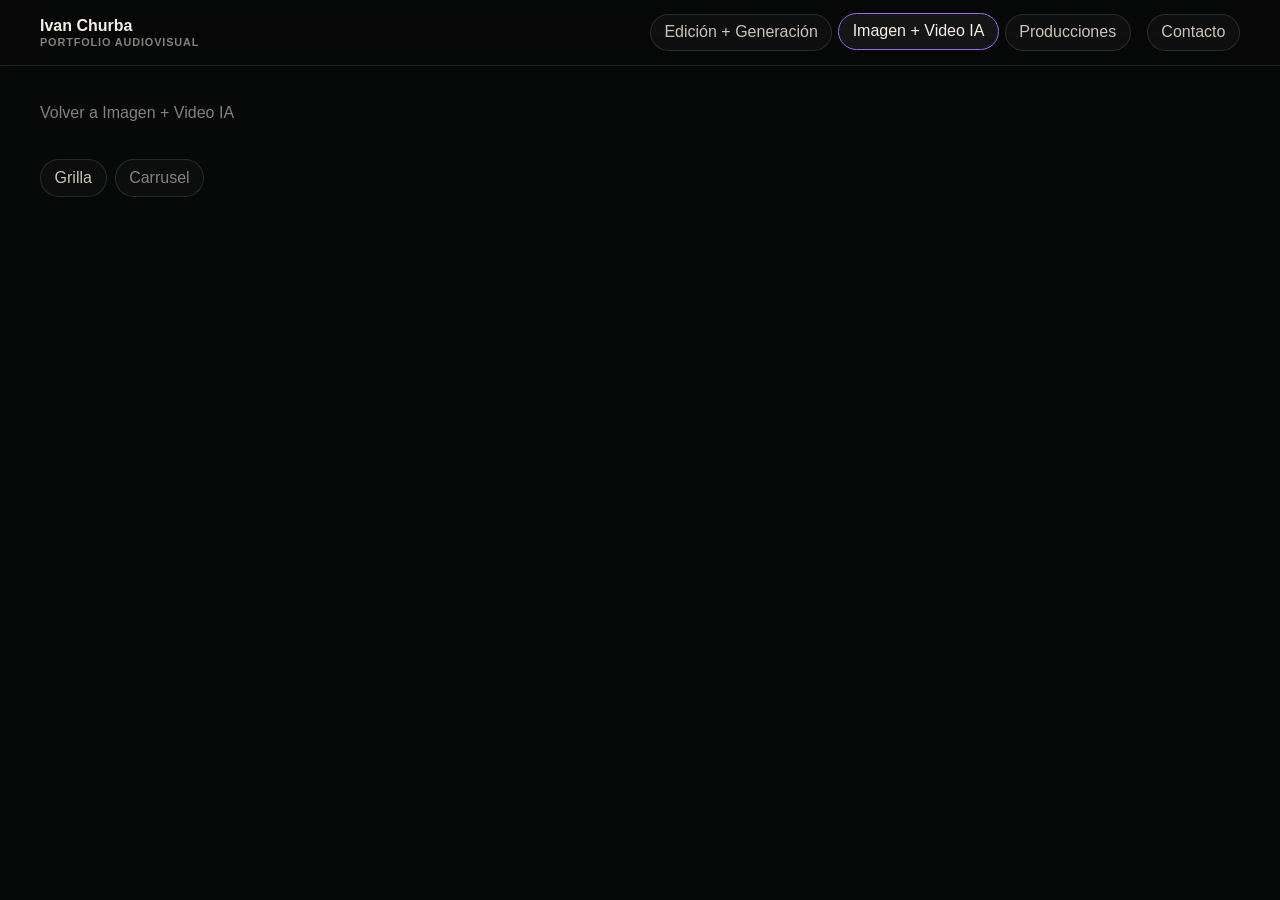
<file: coppel-mexico.html>
<!doctype html>
<html lang="es">
  <head>
    <meta charset="utf-8">
    <meta name="viewport" content="width=device-width, initial-scale=1">
    <title>Coppel Mexico | Ivan Churba</title>
    <meta name="description" content="Galeria de imagenes finales de Coppel Mexico.">
    <link rel="stylesheet" href="styles.css?v=20260622-responsive-polish">
  </head>
  <body data-page="gallery" data-project="Coppel Mexico">
    <header class="site-header">
      <a class="brand" href="index.html"><span>Ivan Churba</span><small>Portfolio audiovisual</small></a>
      <nav class="top-nav" aria-label="Navegacion principal">
        <a href="edicion-generacion-ia.html">Edición + Generación</a>
        <a href="generacion-ia.html" aria-current="page">Imagen + Video IA</a>
        <a href="index.html#work">Producciones</a>
      </nav>
      <a class="mail-link" href="mailto:ivan.churba@gmail.com">Contacto</a>
    </header>
    <main class="section-page gallery-page">
      <a class="back-link" href="generacion-ia.html">Volver a Imagen + Video IA</a>
      <section class="gallery-hero" id="galleryHero"></section>
      <section class="gallery-tools">
        <button class="text-button" data-gallery-mode="grid">Grilla</button>
        <button class="text-button muted" data-gallery-mode="carousel">Carrusel</button>
      </section>
      <section id="galleryRoot"></section>
    </main>
    <script src="data/site-data.js?v=20260622-responsive-polish"></script>
    <script src="app.js?v=20260622-responsive-polish"></script>
  </body>
</html>
</file>
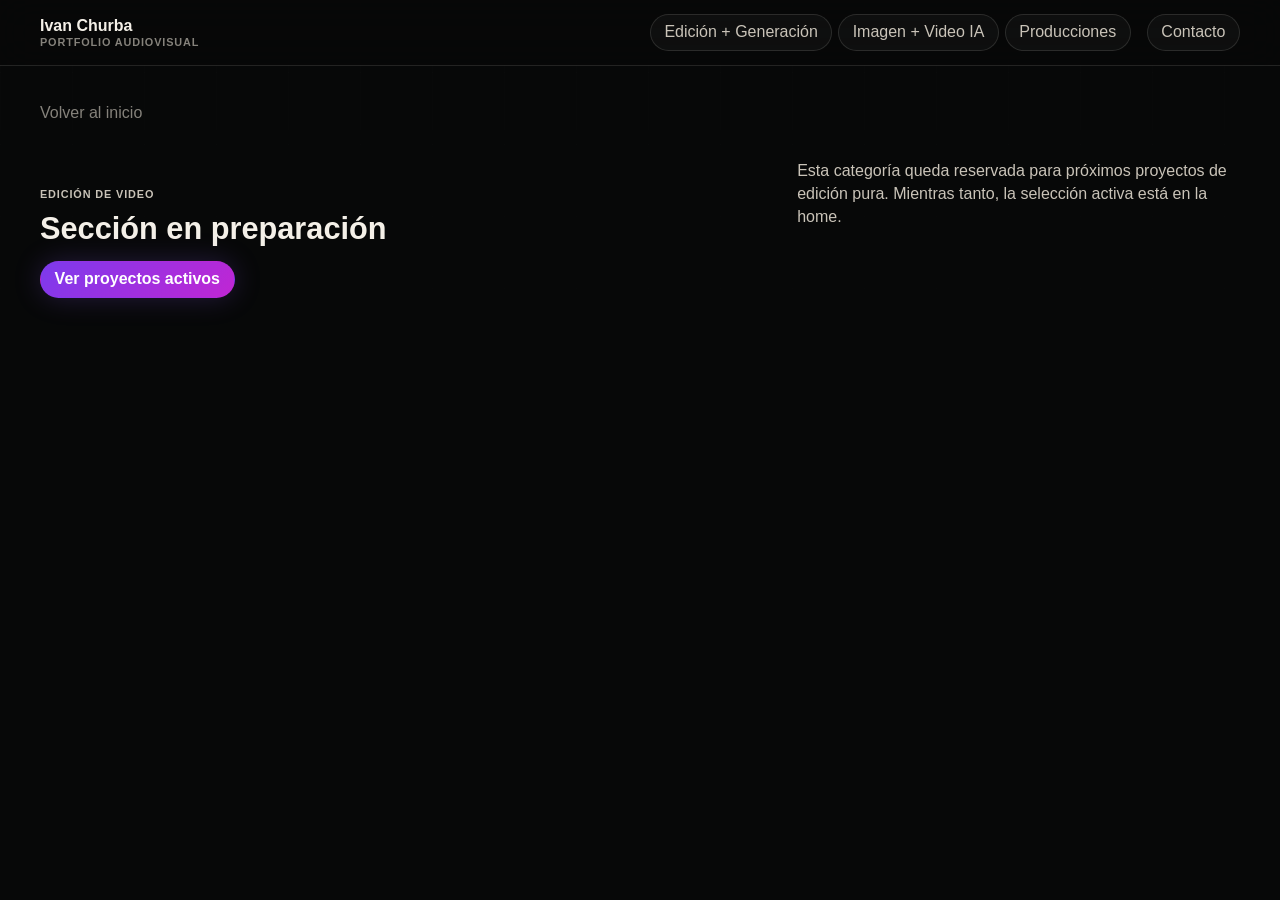
<file: edicion-video.html>
<!doctype html>
<html lang="es">
  <head>
    <meta charset="utf-8">
    <meta name="viewport" content="width=device-width, initial-scale=1">
    <title>Edicion de Video | Ivan Churba</title>
    <meta name="description" content="Proyectos de edicion de video de Ivan Churba.">
    <link rel="stylesheet" href="styles.css?v=20260622-responsive-polish">
  </head>
  <body data-page="section">
    <header class="site-header">
      <a class="brand" href="index.html"><span>Ivan Churba</span><small>Portfolio audiovisual</small></a>
      <nav class="top-nav" aria-label="Navegacion principal">
        <a href="edicion-generacion-ia.html">Edición + Generación</a>
        <a href="generacion-ia.html">Imagen + Video IA</a>
        <a href="index.html#work">Producciones</a>
      </nav>
      <a class="mail-link" href="mailto:ivan.churba@gmail.com">Contacto</a>
    </header>
    <main class="section-page">
      <a class="back-link" href="index.html">Volver al inicio</a>
      <section class="section-hero">
        <div>
          <p class="eyebrow">Edición de Video</p>
          <h1>Sección en preparación</h1>
        </div>
        <p>Esta categoría queda reservada para próximos proyectos de edición pura. Mientras tanto, la selección activa está en la home.</p>
      </section>
      <section class="projects-wrap">
        <a class="button primary" href="index.html#work">Ver proyectos activos</a>
      </section>
    </main>
  </body>
</html>
</file>
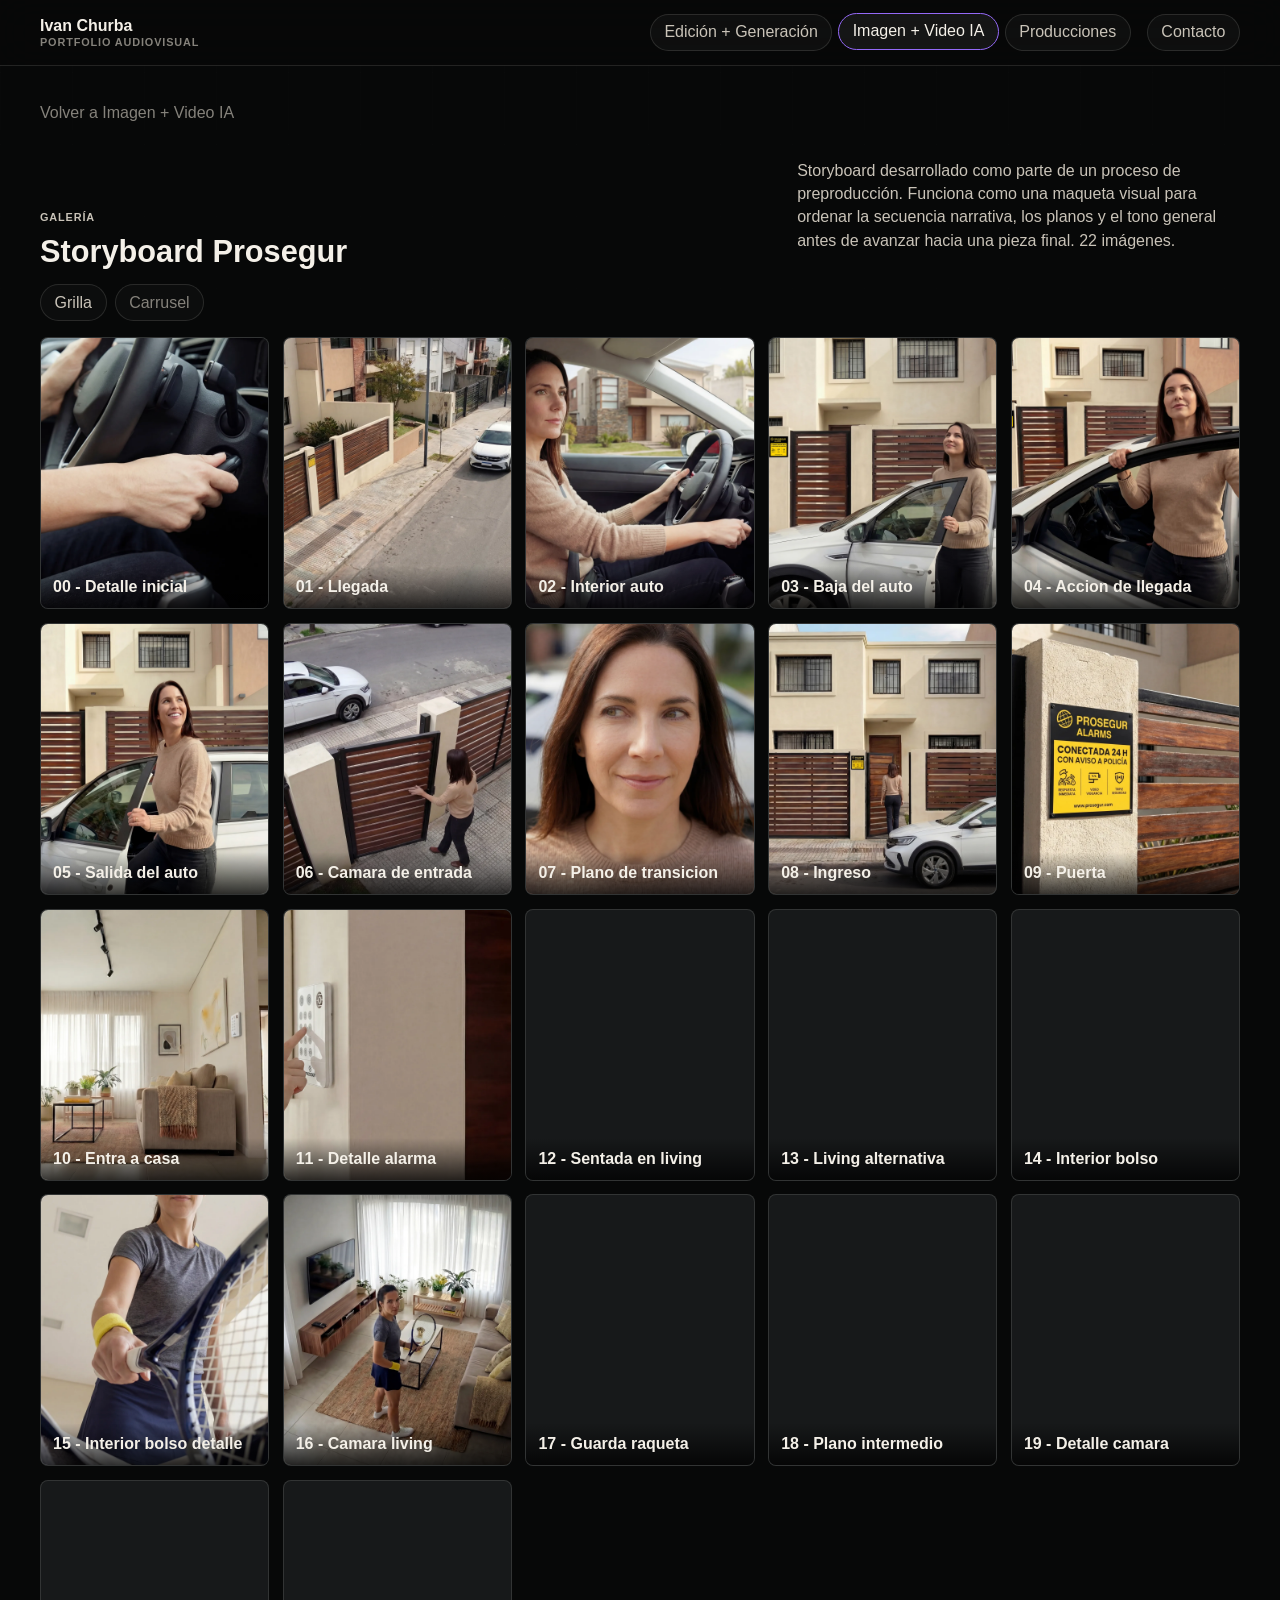
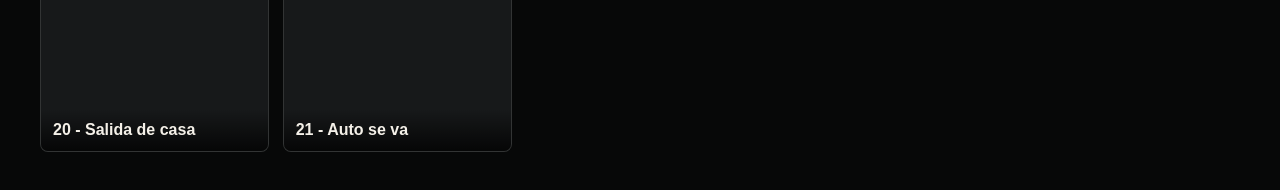
<file: storyboard-prosegur.html>
<!doctype html>
<html lang="es">
  <head>
    <meta charset="utf-8">
    <meta name="viewport" content="width=device-width, initial-scale=1">
    <title>Storyboard Prosegur | Ivan Churba</title>
    <meta name="description" content="Storyboard Prosegur ordenado en grilla y carrusel.">
    <link rel="stylesheet" href="styles.css?v=20260622-responsive-polish">
  </head>
  <body data-page="gallery" data-project="Storyboard Prosegur">
    <header class="site-header">
      <a class="brand" href="index.html"><span>Ivan Churba</span><small>Portfolio audiovisual</small></a>
      <nav class="top-nav" aria-label="Navegacion principal">
        <a href="edicion-generacion-ia.html">Edición + Generación</a>
        <a href="generacion-ia.html" aria-current="page">Imagen + Video IA</a>
        <a href="index.html#work">Producciones</a>
      </nav>
      <a class="mail-link" href="mailto:ivan.churba@gmail.com">Contacto</a>
    </header>
    <main class="section-page gallery-page">
      <a class="back-link" href="generacion-ia.html">Volver a Imagen + Video IA</a>
      <section class="gallery-hero" id="galleryHero"></section>
      <section class="gallery-tools">
        <button class="text-button" data-gallery-mode="grid">Grilla</button>
        <button class="text-button muted" data-gallery-mode="carousel">Carrusel</button>
      </section>
      <section id="galleryRoot"></section>
    </main>
    <script src="data/site-data.js?v=20260622-responsive-polish"></script>
    <script src="app.js?v=20260622-responsive-polish"></script>
  </body>
</html>
</file>
<file: styles.css>
:root {
  color-scheme: dark;
  --bg: #070808;
  --surface: #101112;
  --surface-2: #17191a;
  --ink: #f4f0e8;
  --soft: #c9c3b8;
  --muted: #85827b;
  --line: rgba(244, 240, 232, 0.12);
  --accent: var(--page-accent, #8b5cf6);
  --accent-2: #c026d3;
  --shadow: 0 22px 70px rgba(0, 0, 0, 0.35);
}

* {
  box-sizing: border-box;
}

html {
  scroll-behavior: smooth;
}

body {
  margin: 0;
  min-width: 320px;
  color: var(--ink);
  background: var(--bg);
  font-family: ui-sans-serif, -apple-system, BlinkMacSystemFont, "Inter", "Helvetica Neue", Arial, sans-serif;
  letter-spacing: 0;
}

body::before {
  content: "";
  position: fixed;
  inset: 0;
  pointer-events: none;
  background:
    linear-gradient(90deg, rgba(255,255,255,0.025) 1px, transparent 1px),
    linear-gradient(rgba(255,255,255,0.018) 1px, transparent 1px);
  background-size: 72px 72px;
  opacity: 0.45;
  mask-image: linear-gradient(180deg, #000, transparent 58%);
}

a {
  color: inherit;
  text-decoration: none;
}

button {
  color: inherit;
  font: inherit;
}

.site-header {
  position: sticky;
  top: 0;
  z-index: 20;
  display: grid;
  grid-template-columns: minmax(10rem, 1fr) auto auto;
  gap: 1rem;
  align-items: center;
  padding: 0.85rem clamp(1rem, 4vw, 2.5rem);
  border-bottom: 1px solid var(--line);
  background: rgba(7, 8, 8, 0.86);
  backdrop-filter: blur(18px);
}

.brand {
  display: grid;
  gap: 0.08rem;
}

.brand span {
  font-size: 1rem;
  font-weight: 750;
}

.brand small,
.eyebrow {
  color: var(--muted);
  font-size: 0.68rem;
  font-weight: 750;
  letter-spacing: 0.08em;
  text-transform: uppercase;
}

.top-nav {
  display: flex;
  gap: 0.35rem;
}

.top-nav a,
.mail-link,
.button,
.text-button,
.carousel-nav,
.carousel-fullscreen {
  min-height: 2.25rem;
  display: inline-flex;
  align-items: center;
  justify-content: center;
  border: 1px solid var(--line);
  border-radius: 999px;
  padding: 0.55rem 0.85rem;
  color: var(--soft);
  background: rgba(255,255,255,0.025);
  cursor: pointer;
  transition: transform 180ms ease, border-color 180ms ease, color 180ms ease, background 180ms ease;
}

.top-nav a:hover,
.top-nav a[aria-current="page"],
.mail-link:hover,
.button:hover,
.text-button:hover,
.carousel-nav:hover,
.carousel-fullscreen:hover {
  transform: translateY(-1px);
  color: var(--ink);
  border-color: color-mix(in srgb, var(--accent), white 8%);
  background: rgba(255,255,255,0.06);
}

.button.primary {
  color: #07100d;
  border-color: transparent;
  background: var(--accent);
  font-weight: 800;
}

.text-button.muted {
  color: var(--muted);
}

.landing {
  display: grid;
  grid-template-columns: minmax(18rem, 0.72fr) minmax(20rem, 1fr);
  gap: 1rem;
  padding: clamp(1rem, 3vw, 2.25rem) clamp(1rem, 4vw, 2.5rem);
}

.landing-copy,
.reel-card {
  border: 1px solid var(--line);
  border-radius: 8px;
  background: rgba(16, 17, 18, 0.88);
  box-shadow: var(--shadow);
}

.landing-copy {
  display: grid;
  align-content: center;
  min-height: 21rem;
  padding: clamp(1.2rem, 3vw, 2rem);
}

.landing h1 {
  margin: 0.25rem 0 0.7rem;
  font-size: clamp(2rem, 3.6vw, 3.55rem);
  line-height: 1;
  font-weight: 820;
}

.lead {
  max-width: 28rem;
  margin: 0;
  color: var(--soft);
  font-size: 1.02rem;
  line-height: 1.5;
}

.landing-actions {
  display: flex;
  flex-wrap: wrap;
  gap: 0.6rem;
  margin-top: 1.35rem;
}

.reel-card {
  overflow: hidden;
}

.reel-placeholder {
  position: relative;
  min-height: 17rem;
  display: grid;
  place-items: center;
  background:
    linear-gradient(135deg, rgba(139,92,246,0.18), transparent 42%),
    linear-gradient(315deg, rgba(255,255,255,0.08), transparent 48%),
    #0d0f0f;
}

.reel-placeholder::after {
  content: "";
  width: 4.8rem;
  height: 4.8rem;
  border: 1px solid rgba(244,240,232,0.28);
  border-radius: 999px;
}

.reel-placeholder span,
.reel-placeholder strong {
  position: absolute;
  z-index: 1;
}

.reel-placeholder span {
  top: 1rem;
  left: 1rem;
  color: var(--muted);
  font-size: 0.72rem;
  font-weight: 800;
  text-transform: uppercase;
}

.reel-placeholder strong {
  left: 1rem;
  bottom: 1rem;
  font-size: clamp(1.35rem, 2.4vw, 2rem);
}

.reel-card p {
  margin: 0;
  padding: 0.9rem 1rem;
  color: var(--soft);
  line-height: 1.45;
}

.section-band,
.section-page {
  padding: clamp(1rem, 3vw, 2.5rem) clamp(1rem, 4vw, 2.5rem);
}

.section-intro,
.section-hero,
.gallery-hero {
  display: grid;
  grid-template-columns: minmax(0, 0.75fr) minmax(16rem, 0.45fr);
  gap: 1.2rem;
  align-items: end;
  margin-bottom: 1rem;
}

.section-intro h2,
.section-hero h1,
.gallery-hero h1 {
  margin: 0.2rem 0 0;
  font-size: clamp(1.55rem, 2.4vw, 2.35rem);
  line-height: 1;
  font-weight: 780;
}

.section-hero p,
.gallery-hero p {
  color: var(--soft);
  line-height: 1.45;
}

.section-cards {
  display: grid;
  grid-template-columns: repeat(2, minmax(0, 1fr));
  gap: 0.9rem;
}

.section-card {
  min-height: 15rem;
  height: clamp(15rem, 21vw, 17.5rem);
  display: grid;
  grid-template-columns: minmax(13rem, 0.48fr) minmax(0, 0.52fr);
  border: 1px solid var(--line);
  border-radius: 8px;
  overflow: hidden;
  background: var(--surface);
  box-shadow: var(--shadow);
  transition: transform 220ms ease, border-color 220ms ease;
}

.section-card:hover {
  transform: translateY(-4px);
  border-color: var(--accent);
}

.section-thumb {
  position: relative;
  min-height: 100%;
  overflow: hidden;
  background: var(--surface-2);
}

.section-thumb::after,
.project-cover::after {
  content: "";
  position: absolute;
  inset: 0;
  pointer-events: none;
  background: linear-gradient(90deg, transparent 60%, rgba(0,0,0,0.35));
}

.section-media,
.project-media,
.gallery-image,
.carousel-image,
.video-poster-image {
  width: 100%;
  height: 100%;
  display: block;
  object-fit: cover;
}

.section-card-copy {
  display: grid;
  align-content: center;
  gap: 0.65rem;
  min-width: 0;
  padding: clamp(1rem, 2.4vw, 1.65rem);
}

.section-card h3 {
  margin: 0;
  font-size: clamp(1.12rem, 1.7vw, 1.72rem);
  line-height: 1.08;
  font-weight: 780;
}

.section-card-copy span,
.projects-toolbar {
  color: var(--muted);
}

.back-link {
  display: inline-flex;
  margin-bottom: 1.3rem;
  color: var(--muted);
}

.back-link:hover {
  color: var(--ink);
}

.projects-grid {
  display: grid;
  grid-template-columns: repeat(auto-fit, minmax(28rem, 1fr));
  gap: 0.9rem;
}

.project-card {
  border: 1px solid var(--line);
  border-radius: 8px;
  overflow: hidden;
  background: rgba(16,17,18,0.92);
  transition: transform 220ms ease, border-color 220ms ease;
}

.project-card:hover,
.project-card.is-open {
  transform: translateY(-3px);
  border-color: var(--accent);
}

.project-cover {
  position: relative;
  width: 100%;
  aspect-ratio: 16 / 9;
  display: block;
  border: 0;
  padding: 0;
  overflow: hidden;
  background: #050606;
}

.video-cover::after {
  display: none;
}

.video-poster,
.project-video-poster,
.piece-video-poster,
.drawer-video-poster {
  position: relative;
  width: 100%;
  height: 100%;
  display: block;
  border: 0;
  padding: 0;
  overflow: hidden;
  background: #050606;
  cursor: pointer;
}

.drawer-video-poster.is-pending {
  cursor: default;
}

.video-poster::after,
.project-video-poster::after,
.piece-video-poster::after,
.drawer-video-poster::after {
  content: "";
  position: absolute;
  inset: 0;
  background: linear-gradient(180deg, transparent 42%, rgba(0,0,0,0.42));
  opacity: 0.78;
  transition: opacity 180ms ease;
}

.video-poster:hover::after,
.project-video-poster:hover::after,
.piece-video-poster:hover::after,
.drawer-video-poster:hover::after {
  opacity: 0.38;
}

.video-poster:hover .inline-play,
.project-video-poster:hover .inline-play,
.piece-video-poster:hover .inline-play,
.drawer-video-poster:hover .inline-play {
  transform: translate(-50%, -50%) scale(1.06);
  border-color: var(--accent);
}

.video-poster.is-pending,
.project-video-poster.is-pending,
.piece-video-poster.is-pending,
.drawer-video-poster.is-pending {
  cursor: default;
}

.video-poster.is-pending .inline-play,
.project-video-poster.is-pending .inline-play,
.piece-video-poster.is-pending .inline-play,
.drawer-video-poster.is-pending .inline-play {
  width: auto;
  min-width: 8.5rem;
  height: auto;
  padding: 0.72rem 1rem;
  border-color: rgba(139,92,246,0.58);
  background: rgba(18,12,30,0.78);
  color: var(--ink);
  font-size: 0.78rem;
  letter-spacing: 0;
}

.inline-play {
  position: absolute;
  left: 50%;
  top: 50%;
  z-index: 2;
  transform: translate(-50%, -50%);
  display: inline-flex;
  width: 4.2rem;
  height: 4.2rem;
  align-items: center;
  justify-content: center;
  border: 1px solid rgba(244,240,232,0.34);
  border-radius: 999px;
  color: var(--ink);
  background: rgba(0,0,0,0.48);
  font-size: 0.78rem;
  font-weight: 800;
  text-transform: uppercase;
}

.loaded-video {
  width: 100%;
  height: 100%;
  display: block;
  object-fit: contain;
  background: #050606;
}

.youtube-embed {
  position: relative;
  width: 100%;
  height: 100%;
  min-height: inherit;
  background: #050606;
}

.youtube-frame {
  width: 100%;
  height: 100%;
  display: block;
  border: 0;
  background: #050606;
}

.youtube-fallback {
  position: absolute;
  right: 0.75rem;
  bottom: 0.75rem;
  z-index: 2;
  display: inline-flex;
  align-items: center;
  justify-content: center;
  min-height: 2.35rem;
  padding: 0 0.85rem;
  border: 1px solid rgba(255, 255, 255, 0.22);
  border-radius: 999px;
  background: rgba(5, 6, 6, 0.74);
  color: var(--ink);
  font-size: 0.78rem;
  font-weight: 800;
  text-decoration: none;
  backdrop-filter: blur(12px);
  transition: transform 180ms ease, border-color 180ms ease, background 180ms ease;
}

.youtube-fallback:hover {
  transform: translateY(-1px);
  border-color: var(--accent);
  background: rgba(5, 6, 6, 0.9);
}

.project-content {
  display: grid;
  gap: 0.55rem;
  padding: 1rem;
}

.project-content h2 {
  margin: 0;
  font-size: clamp(1.2rem, 1.8vw, 1.65rem);
  line-height: 1.06;
  font-weight: 760;
}

.project-content p {
  margin: 0;
  color: var(--soft);
  line-height: 1.42;
}

.project-actions {
  display: flex;
  flex-wrap: wrap;
  gap: 0.55rem;
  align-items: center;
  margin-top: 0.2rem;
}

.micro-meta {
  color: var(--muted);
  font-size: 0.9rem;
}

.play-badge {
  position: absolute;
  right: 0.8rem;
  bottom: 0.8rem;
  z-index: 2;
  border: 1px solid rgba(244,240,232,0.22);
  border-radius: 999px;
  padding: 0.5rem 0.7rem;
  color: var(--ink);
  background: rgba(0,0,0,0.56);
}

.pieces-panel {
  border-top: 1px solid var(--line);
  padding: 0.75rem;
  animation: panelIn 220ms ease both;
}

.pieces-panel ul {
  display: grid;
  gap: 0.75rem;
  margin: 0;
  padding: 0;
  list-style: none;
}

.piece-row {
  display: grid;
  grid-template-columns: minmax(14rem, 0.7fr) minmax(0, 1fr);
  gap: 0.85rem;
  align-items: center;
  border: 1px solid rgba(244,240,232,0.09);
  border-radius: 8px;
  padding: 0.65rem;
  background: rgba(255,255,255,0.025);
}

.piece-video-wrap {
  aspect-ratio: 16 / 9;
  overflow: hidden;
  border-radius: 6px;
  background: #050606;
}

.piece-copy strong,
.piece-copy span {
  display: block;
}

.piece-copy span {
  color: var(--muted);
  margin-top: 0.2rem;
  font-size: 0.84rem;
}

.media-placeholder {
  width: 100%;
  height: 100%;
  display: grid;
  place-items: center;
  background: #151718;
}

.media-placeholder span {
  color: var(--muted);
}

.gallery-tools {
  display: flex;
  gap: 0.5rem;
  margin-bottom: 1rem;
}

.gallery-grid {
  display: grid;
  grid-template-columns: repeat(auto-fit, minmax(14rem, 1fr));
  gap: 0.85rem;
}

.gallery-tile {
  min-height: 17rem;
  display: grid;
  align-content: end;
  border: 1px solid var(--line);
  border-radius: 8px;
  padding: 0;
  overflow: hidden;
  position: relative;
  background: var(--surface-2);
  cursor: pointer;
}

.gallery-tile img,
.gallery-tile .media-placeholder {
  position: absolute;
  inset: 0;
}

.gallery-tile span {
  position: relative;
  z-index: 1;
  display: block;
  padding: 0.75rem;
  color: var(--ink);
  text-align: left;
  font-weight: 760;
  background: linear-gradient(180deg, transparent, rgba(0,0,0,0.76));
}

.carousel-view {
  display: grid;
  grid-template-columns: auto minmax(0, 1fr) auto;
  gap: 0.75rem;
  align-items: center;
}

.carousel-fullscreen {
  grid-column: 2;
  justify-self: center;
}

.carousel-view.is-fallback-fullscreen {
  position: fixed;
  inset: 0;
  z-index: 50;
  display: grid;
  grid-template-columns: auto minmax(0, 1fr) auto;
  align-items: center;
  gap: 0.7rem;
  padding: clamp(0.8rem, 2vw, 1.4rem);
  background: rgba(7, 8, 8, 0.96);
}

.carousel-view.is-fallback-fullscreen .carousel-frame {
  max-height: calc(100vh - 2rem);
  min-height: 0;
  align-self: stretch;
}

.carousel-view.is-fallback-fullscreen .carousel-image {
  max-height: calc(100vh - 5.5rem);
  object-fit: contain;
}

.carousel-view.is-fallback-fullscreen .carousel-fullscreen {
  position: fixed;
  right: 1rem;
  top: 1rem;
  z-index: 51;
}

.carousel-frame {
  margin: 0;
  border: 1px solid var(--line);
  border-radius: 8px;
  overflow: hidden;
  background: #050606;
}

.carousel-image {
  max-height: 72vh;
  object-fit: contain;
  background: #050606;
}

.carousel-frame:fullscreen {
  display: grid;
  align-content: center;
  padding: 1rem;
  background: #070808;
}

.carousel-frame:fullscreen .carousel-image {
  max-height: calc(100vh - 5rem);
  object-fit: contain;
}

.carousel-frame figcaption {
  display: flex;
  justify-content: space-between;
  gap: 1rem;
  padding: 0.8rem;
  color: var(--soft);
}

.carousel-frame figcaption span:last-child {
  color: var(--muted);
}

.carousel-frame:fullscreen {
  width: 100vw;
  height: 100vh;
  display: grid;
  grid-template-rows: minmax(0, 1fr) auto;
}

.carousel-frame:fullscreen .carousel-image {
  width: 100%;
  height: 100%;
  max-height: none;
}

.reveal {
  opacity: 0;
  transform: translateY(12px);
}

.reveal.is-visible {
  opacity: 1;
  transform: translateY(0);
  transition: opacity 460ms ease, transform 460ms ease;
}

@keyframes panelIn {
  from { opacity: 0; transform: translateY(-6px); }
  to { opacity: 1; transform: translateY(0); }
}

@media (max-width: 920px) {
  .site-header {
    grid-template-columns: 1fr auto;
  }

  .top-nav {
    grid-column: 1 / -1;
    overflow-x: auto;
  }

  .landing,
  .section-hero,
  .gallery-hero,
  .section-intro,
  .carousel-view {
    grid-template-columns: 1fr;
  }

  .section-cards {
    grid-template-columns: 1fr;
  }

  .section-card {
    min-height: 13.5rem;
  }

  .projects-grid {
    grid-template-columns: 1fr;
  }

  .carousel-fullscreen {
    grid-column: 1;
  }
}

@media (max-width: 560px) {
  .site-header,
  .landing,
  .section-band,
  .section-page {
    padding-inline: 0.85rem;
  }

  .mail-link,
  .button,
  .text-button {
    width: 100%;
  }

  .landing h1 {
    font-size: clamp(2rem, 10vw, 3rem);
  }

  .section-card {
    grid-template-columns: 1fr;
  }

  .section-thumb {
    min-height: 10rem;
  }

  .piece-row {
    grid-template-columns: 1fr;
  }
}

/* Cinematic one-page home */
body[data-page="home"] {
  --bg: #090a0a;
  --surface: #111313;
  --surface-2: #191b1b;
  --ink: #fffaf2;
  --soft: #ded8cc;
  --muted: #aaa397;
  --line: rgba(246, 242, 234, 0.105);
  --accent: #8b5cf6;
  --accent-2: #c026d3;
  background:
    radial-gradient(circle at 82% 8%, rgba(139, 92, 246, 0.2), transparent 28rem),
    radial-gradient(circle at 12% 24%, rgba(192, 38, 211, 0.12), transparent 24rem),
    radial-gradient(circle at 52% 86%, rgba(255, 250, 242, 0.045), transparent 22rem),
    #090a0a;
}

body[data-page="home"]::before {
  opacity: 0.18;
  mask-image: linear-gradient(180deg, #000, transparent 72%);
}

body.drawer-open {
  overflow: hidden;
}

.home-header {
  grid-template-columns: minmax(10rem, 1fr) auto minmax(10rem, 1fr);
  border-bottom-color: rgba(246, 242, 234, 0.08);
  background: rgba(9, 10, 10, 0.76);
}

.home-header .mail-link {
  justify-self: end;
}

.home-hero {
  position: relative;
  min-height: calc(100svh - 4.2rem);
  display: grid;
  grid-template-columns: minmax(18rem, 0.42fr) minmax(32rem, 0.58fr);
  gap: clamp(1.5rem, 4vw, 4rem);
  align-items: center;
  padding: clamp(1.2rem, 3vw, 2.2rem) clamp(1rem, 3vw, 2.6rem) clamp(1.5rem, 3.2vw, 2.6rem);
}

.home-hero::before {
  content: "";
  position: absolute;
  inset: 4.2rem 0 auto;
  height: 1px;
  background: linear-gradient(90deg, transparent, rgba(139, 92, 246, 0.55), rgba(192, 38, 211, 0.28), transparent);
}

.hero-copy {
  max-width: 35rem;
}

.hero-copy h1 {
  margin: 0.35rem 0 0.85rem;
  font-size: clamp(2.25rem, 5.4vw, 5.25rem);
  line-height: 0.95;
  font-weight: 820;
  color: var(--ink);
  text-shadow: 0 0 44px rgba(139, 92, 246, 0.18);
}

.hero-lead {
  max-width: 31rem;
  margin: 0;
  color: var(--soft);
  font-size: clamp(1rem, 1.45vw, 1.22rem);
  line-height: 1.48;
}

.hero-actions {
  display: flex;
  flex-wrap: wrap;
  gap: 0.65rem;
  margin-top: 1.5rem;
}

.hero-montage {
  position: relative;
  height: clamp(27rem, 58vh, 40rem);
  min-height: 0;
  border: 1px solid rgba(139, 92, 246, 0.22);
  border-radius: 18px;
  overflow: hidden;
  background:
    radial-gradient(circle at 50% 42%, rgba(139,92,246,0.18), transparent 21rem),
    radial-gradient(circle at 72% 36%, rgba(192,38,211,0.14), transparent 17rem),
    linear-gradient(180deg, rgba(255,255,255,0.055), rgba(255,255,255,0.018));
  box-shadow: 0 28px 90px rgba(0, 0, 0, 0.5), inset 0 0 80px rgba(139,92,246,0.06);
  perspective: 1400px;
  touch-action: pan-y;
}

.hero-montage::before,
.hero-montage::after {
  content: "";
  position: absolute;
  inset: 0;
  z-index: 2;
  pointer-events: none;
}

.hero-montage::before {
  background:
    linear-gradient(90deg, rgba(9,10,10,0.66), transparent 24%, transparent 76%, rgba(9,10,10,0.7)),
    linear-gradient(180deg, rgba(9,10,10,0.2), transparent 18%, transparent 72%, rgba(9,10,10,0.52));
}

.hero-montage::after {
  border: 1px solid rgba(255,255,255,0.04);
  border-radius: inherit;
}

.montage-track {
  position: absolute;
  inset: 3.2rem 4.8rem 4.75rem;
  transform-style: preserve-3d;
}

.montage-item {
  position: absolute;
  left: 50%;
  top: 50%;
  width: clamp(19rem, 34vw, 31rem);
  aspect-ratio: 16 / 10;
  min-width: 0;
  border: 1px solid rgba(246, 242, 234, 0.13);
  border-radius: 12px;
  padding: 0;
  overflow: hidden;
  background: var(--surface-2);
  cursor: pointer;
  opacity: 0;
  pointer-events: none;
  box-shadow: 0 22px 62px rgba(0,0,0,0.42);
  transform: translate(-50%, -50%) scale(0.68);
  transition: opacity 420ms ease, transform 520ms cubic-bezier(.2,.8,.2,1), border-color 220ms ease, box-shadow 220ms ease, filter 220ms ease;
}

.montage-item.is-active {
  z-index: 8;
  border-color: rgba(139, 92, 246, 0.78);
  opacity: 1;
  pointer-events: auto;
  transform: translate(-50%, -50%) translateZ(5rem) scale(1);
  box-shadow: 0 34px 92px rgba(0,0,0,0.56), 0 0 54px rgba(139,92,246,0.28);
}

.montage-item.is-prev,
.montage-item.is-next {
  z-index: 5;
  opacity: 0.48;
  pointer-events: auto;
  filter: saturate(0.78) brightness(0.72);
}

.montage-item.is-prev {
  transform: translate(-50%, -50%) translateX(-58%) translateZ(-5rem) rotateY(7deg) scale(0.72);
}

.montage-item.is-next {
  transform: translate(-50%, -50%) translateX(58%) translateZ(-5rem) rotateY(-7deg) scale(0.72);
}

.montage-item.is-hidden {
  opacity: 0;
  pointer-events: none;
  transform: translate(-50%, -50%) scale(0.58);
}

.montage-item:hover {
  z-index: 10;
  opacity: 1;
  border-color: rgba(192, 38, 211, 0.68);
  filter: saturate(1.08);
}

.montage-image {
  width: 100%;
  height: 100%;
  display: block;
  object-fit: cover;
  filter: saturate(0.98) contrast(1.04);
}

.montage-item span {
  position: absolute;
  left: 0.85rem;
  right: 0.85rem;
  bottom: 0.85rem;
  z-index: 1;
  color: var(--ink);
  font-size: clamp(0.88rem, 1.1vw, 1.08rem);
  font-weight: 760;
  line-height: 1.05;
  text-align: left;
  text-shadow: 0 1px 18px rgba(0,0,0,0.72);
}

.montage-item::after {
  content: "";
  position: absolute;
  inset: 0;
  background: linear-gradient(180deg, transparent 48%, rgba(0,0,0,0.74));
}

.montage-caption {
  position: absolute;
  left: 1.2rem;
  top: 1.1rem;
  z-index: 3;
  display: flex;
  width: auto;
  flex-direction: column;
  align-items: start;
  justify-content: start;
  gap: 0.35rem;
  color: var(--soft);
}

.montage-caption span {
  color: var(--muted);
  font-size: 0.68rem;
  font-weight: 800;
  letter-spacing: 0.08em;
  text-transform: uppercase;
}

.montage-caption strong {
  color: var(--ink);
  font-size: clamp(1rem, 1.2vw, 1.2rem);
  line-height: 1.05;
}

.reel-controls {
  position: absolute;
  inset: 0;
  z-index: 5;
  display: flex;
  align-items: center;
  justify-content: space-between;
  pointer-events: none;
}

.reel-controls button {
  min-height: 2.55rem;
  border: 1px solid rgba(255,250,242,0.14);
  border-radius: 999px;
  padding: 0 1rem;
  color: var(--soft);
  background: rgba(9,10,10,0.62);
  backdrop-filter: blur(14px);
  cursor: pointer;
  pointer-events: auto;
  transition: transform 180ms ease, border-color 180ms ease, color 180ms ease, background 180ms ease;
}

.reel-controls [data-reel-action="toggle"] {
  position: absolute;
  right: 1.15rem;
  bottom: 1rem;
  transform: none;
  min-height: 2.15rem;
  padding: 0 0.85rem;
  font-size: 0.82rem;
}

.reel-arrow {
  position: absolute;
  top: 50%;
  width: 2.8rem;
  min-width: 2.8rem;
  padding: 0;
  overflow: hidden;
  text-indent: -999px;
  transform: translateY(-50%);
}

.reel-arrow::before {
  content: "";
  position: absolute;
  inset: 0;
  display: grid;
  place-items: center;
  text-indent: 0;
  font-size: 1.3rem;
  line-height: 1;
}

.reel-arrow-prev {
  left: 1rem;
}

.reel-arrow-prev::before {
  content: "<";
}

.reel-arrow-next {
  right: 1rem;
}

.reel-arrow-next::before {
  content: ">";
}

.reel-controls button:hover {
  color: var(--ink);
  border-color: rgba(139,92,246,0.66);
  background: rgba(139,92,246,0.13);
}

.reel-arrow:hover {
  transform: translateY(-50%) scale(1.04);
}

.reel-controls [data-reel-action="toggle"]:hover {
  transform: translateY(-1px);
}

.work-section {
  padding: clamp(1.4rem, 4vw, 3.4rem) clamp(1rem, 4vw, 3rem);
}

.work-heading {
  display: grid;
  grid-template-columns: minmax(0, 0.72fr) minmax(16rem, 0.42fr);
  gap: 1.2rem;
  align-items: end;
  margin-bottom: 1.15rem;
}

.work-heading h2,
.contact-section h2 {
  margin: 0.25rem 0 0;
  font-size: clamp(1.8rem, 3.4vw, 3.6rem);
  line-height: 0.98;
  font-weight: 780;
}

.work-heading p {
  margin: 0;
  color: var(--soft);
  line-height: 1.45;
}

.work-filters {
  position: sticky;
  top: 4rem;
  z-index: 12;
  display: flex;
  gap: 0.5rem;
  margin-bottom: 1rem;
  padding: 0.65rem 0;
  overflow-x: auto;
  background: linear-gradient(180deg, rgba(9,10,10,0.96), rgba(9,10,10,0.76));
  backdrop-filter: blur(16px);
}

.filter-chip {
  min-height: 2.35rem;
  display: inline-flex;
  align-items: center;
  justify-content: center;
  flex: 0 0 auto;
  border: 1px solid var(--line);
  border-radius: 999px;
  padding: 0.55rem 0.95rem;
  color: var(--soft);
  background: rgba(255,255,255,0.025);
  cursor: pointer;
  transition: transform 180ms ease, border-color 180ms ease, background 180ms ease, color 180ms ease;
}

.filter-chip:hover,
.filter-chip.is-active {
  transform: translateY(-1px);
  color: var(--ink);
  border-color: rgba(139, 92, 246, 0.66);
  background: rgba(139, 92, 246, 0.12);
}

.work-grid {
  display: grid;
  grid-template-columns: repeat(3, minmax(0, 1fr));
  gap: 0.85rem;
  align-items: stretch;
}

.work-toggle {
  display: flex;
  justify-content: center;
  margin-top: 1.15rem;
}

.work-card {
  position: relative;
  min-width: 0;
  display: grid;
  grid-template-rows: auto 6.75rem;
  border: 1px solid rgba(246, 242, 234, 0.1);
  border-radius: 8px;
  padding: 0;
  overflow: hidden;
  color: inherit;
  text-align: left;
  background:
    linear-gradient(180deg, rgba(255,255,255,0.035), rgba(255,255,255,0.012)),
    rgba(17, 19, 19, 0.86);
  cursor: pointer;
  box-shadow: 0 18px 56px rgba(0,0,0,0.24);
  isolation: isolate;
  transition: transform 220ms ease, border-color 220ms ease, background 220ms ease, box-shadow 220ms ease;
  transition-delay: var(--delay, 0ms);
}

.work-card::before {
  content: "";
  position: absolute;
  inset: 0;
  z-index: 1;
  pointer-events: none;
  background: linear-gradient(115deg, transparent 0 34%, rgba(139, 92, 246, 0.18) 45%, rgba(192, 38, 211, 0.12) 52%, transparent 62% 100%);
  opacity: 0;
  transform: translateX(-45%);
  transition: opacity 220ms ease, transform 520ms ease;
}

.work-card:hover {
  transform: translateY(-6px);
  border-color: var(--accent);
  background: rgba(24, 27, 27, 0.94);
  box-shadow: 0 24px 76px rgba(0,0,0,0.36), 0 0 34px rgba(139,92,246,0.12);
}

.work-card:hover::before {
  opacity: 1;
  transform: translateX(45%);
}

.work-thumb {
  position: relative;
  aspect-ratio: 16 / 10;
  display: block;
  overflow: hidden;
  background: #050606;
}

.work-thumb::after {
  content: "";
  position: absolute;
  inset: 0;
  background: linear-gradient(180deg, transparent 48%, rgba(0,0,0,0.3));
  opacity: 0;
  transition: opacity 220ms ease;
}

.work-card:hover .work-thumb::after {
  opacity: 1;
}

.work-image {
  width: 100%;
  height: 100%;
  display: block;
  justify-self: center;
  object-fit: cover;
  transition: transform 720ms cubic-bezier(.2,.8,.2,1), filter 420ms ease;
}

.work-card[data-open-project="edicion-generacion-ia-arcor-pascuas"] .work-image {
  justify-self: center;
}

.work-card[data-open-project="edicion-generacion-ia-arcor-pascuas"] .work-thumb {
  display: grid;
  place-items: center;
}

.work-card:hover .work-image {
  transform: scale(1.055);
  filter: saturate(1.08) contrast(1.04);
}

.work-card.has-brand-logo:hover .work-image {
  transform: scale(1.075);
  filter: saturate(0.72) contrast(1.04) brightness(0.38);
}

.brand-logo-overlay {
  position: absolute;
  inset: 0;
  z-index: 3;
  display: grid;
  place-items: center;
  padding: clamp(1.4rem, 4vw, 3.2rem);
  pointer-events: none;
  opacity: 0;
  clip-path: inset(48% 0 48% 0 round 18px);
  transform: translateY(0.85rem) scale(0.92);
  filter: none;
  transition:
    opacity 320ms ease,
    clip-path 620ms cubic-bezier(.2,.8,.2,1),
    transform 620ms cubic-bezier(.2,.8,.2,1);
}

.brand-logo-overlay::before {
  content: "";
  position: absolute;
  inset: 0;
  z-index: -1;
  background:
    radial-gradient(circle at 50% 50%, rgba(139, 92, 246, 0.36), transparent 36%),
    radial-gradient(circle at 50% 52%, rgba(192, 38, 211, 0.2), transparent 48%),
    rgba(4, 4, 7, 0.48);
  opacity: 0;
  transform: scale(0.88);
  transition: opacity 360ms ease, transform 760ms cubic-bezier(.2,.8,.2,1);
}

.brand-logo-overlay::after {
  content: "";
  position: absolute;
  inset: 0;
  z-index: -1;
  background: linear-gradient(110deg, transparent 18%, rgba(255, 255, 255, 0.16) 48%, transparent 72%);
  opacity: 0;
  transform: translateX(-120%);
  transition: opacity 200ms ease, transform 820ms cubic-bezier(.2,.8,.2,1);
}

.brand-logo-overlay.is-spotlight {
  clip-path: circle(0 at 50% 50%);
  transform: scale(1.08);
  filter: none;
  transition:
    opacity 260ms ease,
    clip-path 720ms cubic-bezier(.16,1,.3,1),
    transform 720ms cubic-bezier(.16,1,.3,1);
}

.brand-logo-overlay.is-spotlight::before {
  background:
    radial-gradient(circle at 50% 48%, rgba(139, 92, 246, 0.14), transparent 42%),
    linear-gradient(180deg, rgba(4, 4, 7, 0.18), rgba(4, 4, 7, 0.5)),
    rgba(4, 4, 7, 0.2);
  transform: none;
}

.brand-logo-overlay.is-spotlight::after {
  background: linear-gradient(105deg, transparent 24%, rgba(255,255,255,0.13) 49%, transparent 66%);
  transform: translateX(-120%);
  transition: opacity 220ms ease, transform 820ms cubic-bezier(.16,1,.3,1);
}

.brand-logo-overlay.is-spotlight img {
  transform: translateY(0.5rem) scale(0.9);
  opacity: 0;
  transition: opacity 360ms ease 120ms, transform 620ms cubic-bezier(.16,1,.3,1) 80ms;
}

.brand-logo-overlay img {
  width: min(72%, 20rem);
  max-height: 48%;
  object-fit: contain;
  filter:
    drop-shadow(0 16px 30px rgba(0, 0, 0, 0.62))
    drop-shadow(0 0 18px rgba(139, 92, 246, 0.28));
}

.brand-logo-overlay.scale-small img {
  width: min(46%, 12rem);
  max-height: 34%;
}

.brand-logo-overlay.scale-compact img {
  width: min(48%, 13.5rem);
  max-height: 34%;
}

.brand-logo-overlay.scale-large img {
  width: min(88%, 26rem);
  max-height: 68%;
}

.brand-logo-overlay.scale-xlarge img {
  width: min(96%, 31rem);
  max-height: 78%;
}

.brand-logo-overlay.treatment-warm-mono img {
  filter:
    brightness(0) saturate(100%) invert(95%) sepia(13%) saturate(330%) hue-rotate(333deg) brightness(104%) contrast(94%)
    drop-shadow(0 16px 30px rgba(0, 0, 0, 0.62))
    drop-shadow(0 0 18px rgba(139, 92, 246, 0.2));
  opacity: 0.96;
}

.brand-logo-overlay.treatment-soft-color img {
  filter:
    saturate(0.58) contrast(0.92) brightness(1.04)
    drop-shadow(0 16px 30px rgba(0, 0, 0, 0.62))
    drop-shadow(0 0 18px rgba(139, 92, 246, 0.2));
  opacity: 0.9;
}

.brand-logo-overlay.treatment-desaturated img {
  filter:
    grayscale(0.68) saturate(0.58) contrast(1.02) brightness(1.04)
    drop-shadow(0 16px 30px rgba(0, 0, 0, 0.62))
    drop-shadow(0 0 18px rgba(139, 92, 246, 0.18));
  opacity: 0.94;
}

.work-card:hover .brand-logo-overlay,
.montage-item:hover .brand-logo-overlay {
  opacity: 1;
  clip-path: inset(0 0 0 0 round 18px);
  transform: translateY(0) scale(1);
}

.work-card:hover .brand-logo-overlay.is-spotlight,
.montage-item:hover .brand-logo-overlay.is-spotlight {
  clip-path: circle(78% at 50% 50%);
  transform: scale(1);
}

.hero-montage.is-marquee .montage-item:hover .brand-logo-overlay.is-spotlight {
  transform: scale(1.5);
}

.work-card:hover .brand-logo-overlay::before,
.montage-item:hover .brand-logo-overlay::before {
  opacity: 1;
  transform: scale(1);
  animation: brandGlowPulse 2.8s ease-in-out infinite;
}

.work-card:hover .brand-logo-overlay.is-spotlight::before,
.montage-item:hover .brand-logo-overlay.is-spotlight::before {
  transform: none;
  animation: none;
}

.work-card:hover .brand-logo-overlay::after,
.montage-item:hover .brand-logo-overlay::after {
  opacity: 1;
  transform: translateX(120%);
}

.work-card:hover .brand-logo-overlay.is-spotlight::after,
.montage-item:hover .brand-logo-overlay.is-spotlight::after {
  transform: translateX(120%);
}

.work-card:hover .brand-logo-overlay.is-spotlight img,
.montage-item:hover .brand-logo-overlay.is-spotlight img {
  opacity: 1;
  transform: translateY(0) scale(1);
}

.hero-montage.is-marquee .brand-logo-overlay {
  padding: clamp(1rem, 2.4vw, 2.1rem);
}

.hero-montage.is-marquee .brand-logo-overlay img {
  width: min(50%, 15rem);
  max-height: 38%;
}

.hero-montage.is-marquee .brand-logo-overlay.scale-compact img {
  width: min(42%, 11rem);
  max-height: 30%;
}

.hero-montage.is-marquee .brand-logo-overlay.scale-large img {
  width: min(58%, 17rem);
  max-height: 46%;
}

.hero-montage.is-marquee .brand-logo-overlay.scale-xlarge img {
  width: min(66%, 19rem);
  max-height: 54%;
}

.hero-montage.is-marquee .montage-item:hover .brand-logo-overlay.is-spotlight.scale-compact img {
  transform: translateY(0) scale(0.92);
}

.brand-logo-overlay.is-spotlight.align-raise img {
  transform: translateY(-0.6rem) scale(0.9);
}

.work-card:hover .brand-logo-overlay.is-spotlight.align-raise img,
.montage-item:hover .brand-logo-overlay.is-spotlight.align-raise img {
  transform: translateY(-1.25rem) scale(1);
}

.brand-logo-overlay.is-spotlight.align-lift img {
  transform: translateY(-1.25rem) scale(0.9);
}

.work-card:hover .brand-logo-overlay.is-spotlight.align-lift img,
.montage-item:hover .brand-logo-overlay.is-spotlight.align-lift img {
  transform: translateY(-2.35rem) scale(1);
}

.brand-logo-overlay.is-spotlight.align-lift-high img {
  transform: translateY(-1.8rem) scale(0.9);
}

.work-card:hover .brand-logo-overlay.is-spotlight.align-lift-high img,
.montage-item:hover .brand-logo-overlay.is-spotlight.align-lift-high img {
  transform: translateY(-3.1rem) scale(1);
}

.hero-montage.is-marquee .brand-logo-overlay.is-spotlight.slider-align-lift img {
  transform: translateY(-1.05rem) scale(0.9);
}

.hero-montage.is-marquee .montage-item:hover .brand-logo-overlay.is-spotlight.slider-align-lift img {
  transform: translateY(-1.75rem) scale(1);
}

.hero-montage.is-marquee .brand-logo-overlay.is-spotlight.slider-align-center img {
  transform: translateY(0.15rem) scale(0.9);
}

.hero-montage.is-marquee .montage-item:hover .brand-logo-overlay.is-spotlight.slider-align-center img {
  transform: translateY(0) scale(1);
}

.work-card.has-brand-logo:hover .work-hover-label {
  opacity: 0;
}

.work-hover-label {
  position: absolute;
  right: 0.75rem;
  bottom: 0.75rem;
  z-index: 3;
  border: 1px solid rgba(255, 250, 242, 0.2);
  border-radius: 999px;
  padding: 0.48rem 0.72rem;
  color: var(--ink);
  font-size: 0.76rem;
  background: rgba(9, 10, 10, 0.76);
  backdrop-filter: blur(12px);
  opacity: 0.72;
  transform: translateY(0);
  transition: opacity 180ms ease, transform 180ms ease, border-color 180ms ease;
}

.work-card:hover .work-hover-label {
  opacity: 1;
  transform: translateY(0);
  border-color: rgba(139, 92, 246, 0.58);
}

.work-card-copy {
  display: grid;
  grid-template-rows: auto minmax(0, 1fr) auto;
  gap: 0.34rem;
  padding: 0.85rem;
  min-height: 6.75rem;
}

.work-card-copy strong {
  font-size: clamp(1.02rem, 1.4vw, 1.22rem);
  line-height: 1.08;
  display: -webkit-box;
  overflow: hidden;
  -webkit-box-orient: vertical;
  -webkit-line-clamp: 2;
}

.work-card-copy span:last-child,
.work-meta {
  color: var(--muted);
  font-size: 0.78rem;
}

.work-meta {
  overflow: hidden;
  text-overflow: ellipsis;
  white-space: nowrap;
}

.contact-section {
  display: grid;
  grid-template-columns: minmax(0, 0.58fr) minmax(18rem, 0.42fr);
  gap: clamp(1.25rem, 4vw, 4rem);
  align-items: center;
  margin: clamp(1rem, 4vw, 3rem);
  padding: clamp(1.4rem, 4vw, 3rem);
  border: 1px solid var(--line);
  border-radius: 8px;
  background:
    radial-gradient(circle at 85% 25%, rgba(139, 92, 246, 0.16), transparent 18rem),
    linear-gradient(135deg, rgba(255,255,255,0.045), rgba(255,255,255,0.015));
}

.contact-copy {
  max-width: 45rem;
}

.contact-copy h2 {
  margin: 0.25rem 0 0.65rem;
  max-width: 34rem;
  font-size: clamp(1.85rem, 4vw, 4.4rem);
  line-height: 0.98;
  letter-spacing: -0.035em;
}

.contact-copy p:not(.eyebrow) {
  max-width: 34rem;
  margin: 0;
  color: var(--soft);
  font-size: clamp(0.98rem, 1.3vw, 1.18rem);
  line-height: 1.48;
}

.contact-actions {
  display: grid;
  gap: 0.75rem;
  justify-items: end;
}

.contact-section a {
  display: inline-flex;
  align-items: center;
  justify-content: center;
  min-height: 2.8rem;
  border-radius: 999px;
  text-decoration: none;
}

.contact-mail {
  width: fit-content;
  max-width: 100%;
  padding: 0 1rem;
  border: 1px solid rgba(255, 255, 255, 0.1);
  color: var(--ink);
  background: rgba(8, 8, 11, 0.45);
}

.contact-button {
  padding: 0 1.1rem;
  color: #fff;
  background: linear-gradient(135deg, #7c3aed, #c026d3);
  box-shadow: 0 0 28px rgba(139, 92, 246, 0.18);
}

.contact-section a:hover {
  transform: translateY(-1px);
}

.contact-mail:hover {
  color: var(--ink);
  border-color: rgba(139, 92, 246, 0.45);
}

.project-drawer {
  position: fixed;
  inset: 0;
  z-index: 60;
  pointer-events: none;
}

.project-drawer.is-open {
  pointer-events: auto;
}

.drawer-scrim {
  position: absolute;
  inset: 0;
  border: 0;
  padding: 0;
  background: rgba(0,0,0,0);
  cursor: pointer;
  transition: background 220ms ease;
}

.project-drawer.is-open .drawer-scrim {
  background: rgba(0,0,0,0.58);
}

.drawer-panel {
  position: absolute;
  top: 0;
  right: 0;
  width: min(64rem, 62vw);
  height: 100%;
  display: grid;
  grid-template-rows: auto minmax(0, 1fr);
  border-left: 1px solid var(--line);
  background: rgba(12, 13, 13, 0.97);
  box-shadow: -32px 0 90px rgba(0,0,0,0.46);
  transform: translateX(102%);
  transition: transform 260ms ease;
  backdrop-filter: blur(18px);
}

.project-drawer.is-open .drawer-panel {
  transform: translateX(0);
}

.drawer-close {
  justify-self: end;
  margin: 1rem 1rem 0;
  min-height: 2.35rem;
  border: 1px solid var(--line);
  border-radius: 999px;
  padding: 0 0.85rem;
  color: var(--soft);
  background: rgba(255,255,255,0.035);
  cursor: pointer;
}

.drawer-close:hover {
  color: var(--ink);
  border-color: rgba(139, 92, 246, 0.62);
}

.drawer-body {
  min-height: 0;
  display: grid;
  gap: 1rem;
  align-content: start;
  padding: clamp(1rem, 2vw, 1.35rem);
  overflow: auto;
}

.drawer-heading {
  display: grid;
  gap: 0.55rem;
}

.drawer-heading h2 {
  margin: 0;
  font-size: clamp(1.55rem, 3vw, 2.65rem);
  line-height: 0.98;
}

.drawer-heading p {
  margin: 0;
  color: var(--soft);
  line-height: 1.45;
}

.drawer-role {
  display: grid;
  gap: 0.3rem;
  border: 1px solid rgba(139,92,246,0.24);
  border-radius: 8px;
  padding: 0.75rem;
  background: linear-gradient(135deg, rgba(139,92,246,0.12), rgba(192,38,211,0.055));
}

.drawer-role span {
  color: var(--muted);
  font-size: 0.68rem;
  font-weight: 800;
  letter-spacing: 0.08em;
  text-transform: uppercase;
}

.drawer-role strong {
  color: var(--ink);
  font-size: 0.95rem;
  line-height: 1.25;
}

.drawer-media {
  display: grid;
  gap: 0.75rem;
}

.drawer-media.is-switching {
  opacity: 0;
  transform: translateY(0.45rem);
  transition: opacity 130ms ease, transform 130ms ease;
}

.drawer-video-frame {
  aspect-ratio: 16 / 9;
  overflow: hidden;
  border: 1px solid var(--line);
  border-radius: 8px;
  background: #050606;
  min-height: 16rem;
}

.drawer-video-poster {
  position: relative;
  width: 100%;
  height: 100%;
  display: block;
  border: 0;
  padding: 0;
  overflow: hidden;
  background: #050606;
  cursor: pointer;
}

.drawer-video-poster::after {
  content: "";
  position: absolute;
  inset: 0;
  background: linear-gradient(180deg, transparent 48%, rgba(0,0,0,0.46));
}

.drawer-piece-meta {
  display: flex;
  justify-content: space-between;
  gap: 1rem;
  color: var(--muted);
}

.drawer-piece-meta strong {
  color: var(--ink);
}

.drawer-pieces {
  display: grid;
  grid-template-columns: repeat(3, minmax(0, 1fr));
  gap: 0.55rem;
}

.drawer-piece {
  display: grid;
  gap: 0.45rem;
  border: 1px solid var(--line);
  border-radius: 8px;
  padding: 0.45rem;
  color: var(--soft);
  text-align: left;
  background: rgba(255,255,255,0.025);
  cursor: pointer;
}

.drawer-piece:hover,
.drawer-piece.is-active {
  color: var(--ink);
  border-color: rgba(139,92,246,0.62);
}

.drawer-piece-image {
  width: 100%;
  aspect-ratio: 16 / 9;
  display: block;
  border-radius: 6px;
  object-fit: cover;
  background: #050606;
}

.drawer-piece span {
  font-size: 0.78rem;
  line-height: 1.2;
}

.drawer-gallery-tools {
  display: flex;
  gap: 0.5rem;
  margin-bottom: 0.65rem;
}

.project-drawer .gallery-grid {
  grid-template-columns: repeat(2, minmax(0, 1fr));
}

.project-drawer .gallery-tile {
  min-height: 13rem;
}

.project-drawer .carousel-view {
  grid-template-columns: auto minmax(0, 1fr) auto;
}

.project-drawer .carousel-image {
  max-height: 66vh;
}

@media (max-width: 1080px) {
  .home-hero,
  .work-heading {
    grid-template-columns: 1fr;
  }

  .work-grid {
    grid-template-columns: repeat(2, minmax(0, 1fr));
  }

  .work-grid {
    grid-template-columns: 1fr;
  }

  .hero-montage {
    height: clamp(25rem, 54vh, 34rem);
  }

  .montage-item {
    width: clamp(18rem, 62vw, 30rem);
  }

  .montage-item.is-prev {
    transform: translate(-50%, -50%) translateX(-54%) translateZ(-3rem) rotateY(6deg) scale(0.72);
  }

  .montage-item.is-next {
    transform: translate(-50%, -50%) translateX(54%) translateZ(-3rem) rotateY(-6deg) scale(0.72);
  }

  .work-grid {
    grid-template-columns: repeat(2, minmax(0, 1fr));
  }

  .drawer-panel {
    width: min(42rem, 78vw);
  }
}

@media (max-width: 720px) {
  .home-header {
    grid-template-columns: 1fr auto;
  }

  .home-header .mail-link {
    display: none;
  }

  .home-hero {
    min-height: auto;
    padding-top: 1rem;
    gap: 1rem;
  }

  .hero-copy h1 {
    font-size: clamp(2.35rem, 16vw, 4rem);
  }

  .hero-montage {
    height: clamp(18rem, 74vw, 25rem);
    border-radius: 12px;
  }

  .montage-track {
    inset: 3rem 2.4rem 4.4rem;
  }

  .montage-item {
    width: min(74vw, 22rem);
    aspect-ratio: 16 / 10;
  }

  .montage-item.is-active {
    transform: translate(-50%, -50%) translateZ(2.5rem) scale(1);
  }

  .montage-item.is-prev,
  .montage-item.is-next {
    opacity: 0.28;
  }

  .montage-item.is-prev {
    transform: translate(-50%, -50%) translateX(-46%) translateZ(-2rem) rotateY(4deg) scale(0.72);
  }

  .montage-item.is-next {
    transform: translate(-50%, -50%) translateX(46%) translateZ(-2rem) rotateY(-4deg) scale(0.72);
  }

  .montage-caption {
    top: 0.8rem;
    left: 0.85rem;
    right: 0.85rem;
    bottom: auto;
    width: auto;
    align-items: start;
    flex-direction: column;
    gap: 0.2rem;
  }

  .montage-caption strong {
    font-size: 1rem;
  }

  .reel-controls {
    inset: 0;
  }

  .reel-controls button {
    min-height: 2.35rem;
    padding: 0 0.62rem;
    font-size: 0.78rem;
  }

  .reel-arrow {
    width: 2.35rem;
    min-width: 2.35rem;
  }

  .reel-arrow-prev {
    left: 0.7rem;
  }

  .reel-arrow-next {
    right: 0.7rem;
  }

  .reel-controls [data-reel-action="toggle"] {
    right: 0.7rem;
    bottom: 0.7rem;
  }

  .work-grid,
  .drawer-pieces,
  .project-drawer .gallery-grid,
  .project-drawer .carousel-view {
    grid-template-columns: 1fr;
  }

  .work-card {
    grid-template-rows: auto auto;
  }

  .work-card-copy {
    min-height: 6.25rem;
  }

  .work-thumb {
    aspect-ratio: 16 / 10;
  }

  .drawer-panel {
    width: 100%;
    border-left: 0;
  }

  .drawer-video-frame {
    min-height: auto;
  }

  .project-drawer .carousel-fullscreen {
    grid-column: 1;
  }
}

@media (prefers-reduced-motion: reduce) {
  html {
    scroll-behavior: auto;
  }

  .montage-item {
    transition: none;
  }

  *,
  *::before,
  *::after {
    transition-duration: 0.001ms !important;
    animation-duration: 0.001ms !important;
  }
}

/* V2 experimental visual layer */
body[data-page="home"] {
  background:
    radial-gradient(circle at 70% 18%, rgba(139, 92, 246, 0.18), transparent 28rem),
    radial-gradient(circle at 18% 12%, rgba(192, 38, 211, 0.12), transparent 24rem),
    linear-gradient(180deg, #070708 0%, #0b0b0f 46%, #050506 100%);
}

body[data-page="home"]::before {
  background:
    linear-gradient(90deg, rgba(255,255,255,0.035) 1px, transparent 1px),
    linear-gradient(rgba(255,255,255,0.02) 1px, transparent 1px);
  background-size: 92px 92px;
  opacity: 0.2;
}

.home-header {
  border-bottom-color: rgba(255, 255, 255, 0.07);
  background: rgba(6, 6, 8, 0.62);
}

.home-hero {
  min-height: calc(100svh - 4rem);
  grid-template-columns: minmax(20rem, 0.42fr) minmax(30rem, 0.58fr);
  gap: clamp(1.5rem, 3.5vw, 4.4rem);
  padding-top: clamp(1rem, 3vh, 2rem);
}

.home-hero::before {
  inset: auto 3rem 2.5rem;
  height: 1px;
  opacity: 0.55;
}

.hero-copy {
  max-width: 37rem;
  align-self: center;
}

.hero-copy .eyebrow {
  color: #bda9ff;
}

.hero-copy h1 {
  margin-bottom: 1rem;
  font-size: clamp(3rem, 6.2vw, 6rem);
  letter-spacing: -0.045em;
}

.hero-lead {
  max-width: 34rem;
  color: rgba(244, 240, 232, 0.74);
  font-size: clamp(1rem, 1.25vw, 1.2rem);
}

.button.primary {
  color: #fff;
  background: linear-gradient(135deg, #7c3aed, #c026d3);
  box-shadow: 0 0 28px rgba(139, 92, 246, 0.22);
}

.button.secondary,
.top-nav a,
.mail-link {
  background: rgba(255, 255, 255, 0.035);
}

.hero-montage {
  height: clamp(23rem, 50vh, 34rem);
  border-color: rgba(139, 92, 246, 0.25);
  border-radius: 24px;
  background:
    radial-gradient(circle at 45% 45%, rgba(139, 92, 246, 0.22), transparent 22rem),
    linear-gradient(140deg, rgba(255,255,255,0.07), rgba(255,255,255,0.015) 42%, rgba(192,38,211,0.08)),
    rgba(12, 12, 16, 0.72);
  box-shadow:
    0 40px 120px rgba(0, 0, 0, 0.5),
    inset 0 0 0 1px rgba(255,255,255,0.03),
    inset 0 0 80px rgba(139,92,246,0.08);
  perspective: none;
}

.hero-montage.reveal {
  opacity: 1;
  transform: none;
}

.montage-track {
  position: absolute;
  inset: 0;
  z-index: 1;
  display: block;
  overflow: hidden;
  transform: none;
  transform-style: flat;
}

.hero-montage::before {
  z-index: 3;
  background:
    linear-gradient(90deg, rgba(7,7,9,0.86), transparent 18%, transparent 82%, rgba(7,7,9,0.9)),
    linear-gradient(180deg, rgba(7,7,9,0.16), transparent 35%, rgba(7,7,9,0.52));
}

.montage-viewport {
  position: absolute;
  inset: 4.35rem 0 6.2rem;
  z-index: 1;
  overflow-x: auto;
  overflow-y: hidden;
  scroll-behavior: smooth;
  scroll-snap-type: none;
  -webkit-overflow-scrolling: touch;
  touch-action: pan-x pan-y;
  scrollbar-width: none;
  min-height: 14rem;
}

.montage-viewport::-webkit-scrollbar {
  display: none;
}

.montage-strip {
  width: max-content;
  min-height: 100%;
  display: flex;
  align-items: center;
  will-change: scroll-position;
  animation: none;
}

.hero-montage.is-paused .montage-strip,
.hero-montage:hover .montage-strip {
  animation-play-state: paused;
}

.montage-set {
  display: flex;
  align-items: center;
  gap: clamp(0.85rem, 1.4vw, 1.25rem);
  padding-right: clamp(0.85rem, 1.4vw, 1.25rem);
  min-height: 100%;
}

.montage-item {
  position: relative;
  left: auto;
  top: auto;
  flex: 0 0 clamp(18rem, 25vw, 28rem);
  width: auto;
  aspect-ratio: 16 / 10;
  border-radius: 18px;
  opacity: 1;
  pointer-events: auto;
  transform: none;
  border-color: rgba(255,255,255,0.12);
  background: #09090c;
  box-shadow: 0 26px 78px rgba(0,0,0,0.42);
  transition: transform 260ms ease, border-color 220ms ease, box-shadow 220ms ease, filter 220ms ease;
  scroll-snap-align: center;
}

.montage-item:hover {
  transform: translateY(-0.35rem) scale(1.018);
  border-color: rgba(192, 38, 211, 0.78);
  box-shadow: 0 34px 96px rgba(0,0,0,0.54), 0 0 42px rgba(139,92,246,0.22);
}

.montage-image {
  filter: saturate(0.92) contrast(1.04) brightness(0.86);
  transition: transform 680ms cubic-bezier(.2,.8,.2,1), filter 240ms ease;
}

.montage-item:hover .montage-image {
  transform: scale(1.07);
  filter: saturate(1.08) contrast(1.08) brightness(0.98);
}

.montage-item strong {
  position: absolute;
  left: 1rem;
  right: 1rem;
  bottom: 1rem;
  z-index: 2;
  color: var(--ink);
  font-size: clamp(1.05rem, 1.55vw, 1.55rem);
  line-height: 0.98;
  text-shadow: 0 1px 20px rgba(0,0,0,0.72);
}

.montage-item::after {
  z-index: 1;
  background:
    linear-gradient(180deg, rgba(0,0,0,0.08), transparent 24%, rgba(0,0,0,0.86)),
    linear-gradient(120deg, rgba(139,92,246,0.18), transparent 34%);
}

.montage-caption {
  left: 1.35rem;
  top: 1.25rem;
  z-index: 5;
  max-width: 18rem;
}

.montage-caption strong {
  font-size: clamp(1.3rem, 2.3vw, 2.4rem);
}

.reel-controls {
  z-index: 6;
  position: absolute;
  left: 50%;
  right: auto;
  bottom: 1.15rem;
  inset-block-start: auto;
  width: auto;
  display: inline-flex;
  align-items: center;
  justify-content: center;
  gap: 0.35rem;
  padding: 0.28rem;
  border: 1px solid rgba(255,255,255,0.1);
  border-radius: 999px;
  background: rgba(8, 8, 11, 0.46);
  backdrop-filter: blur(16px);
  transform: translateX(-50%);
  pointer-events: auto;
}

.reel-controls [data-reel-action="toggle"] {
  position: relative;
  left: auto;
  right: auto;
  bottom: auto;
  min-height: 2rem;
  min-width: 4.25rem;
  padding: 0 0.7rem;
  font-size: 0.72rem;
  opacity: 0.82;
  transform: none;
}

.reel-arrow {
  position: relative;
  left: auto;
  right: auto;
  top: auto;
  width: 2rem;
  min-width: 2rem;
  height: 2rem;
  border-radius: 999px;
  background: rgba(9, 10, 10, 0.48);
  opacity: 0.82;
  transform: none;
  overflow: visible;
  text-indent: 0;
  font-size: 1.15rem;
  line-height: 1;
}

.reel-arrow-prev,
.reel-arrow-next {
  left: auto;
  right: auto;
}

.reel-arrow::before {
  content: none !important;
}

.work-section {
  position: relative;
  padding-top: clamp(4.5rem, 8vw, 7rem);
}

.work-heading {
  grid-template-columns: minmax(0, 0.58fr) minmax(18rem, 0.42fr);
  margin-bottom: 1.6rem;
}

.work-heading h2 {
  font-size: clamp(2rem, 4.8vw, 5.8rem);
  letter-spacing: -0.045em;
}

.work-filters {
  top: 5.35rem;
  width: fit-content;
  max-width: 100%;
  margin-bottom: 2rem;
  border: 1px solid rgba(255,255,255,0.08);
  border-radius: 999px;
  padding: 0.38rem;
  background: rgba(14, 14, 18, 0.72);
  box-shadow: 0 18px 48px rgba(0,0,0,0.26);
}

.filter-chip {
  min-height: 2.25rem;
  border-color: transparent;
  background: transparent;
}

.filter-chip:hover,
.filter-chip.is-active {
  border-color: rgba(139, 92, 246, 0.45);
  background: rgba(139, 92, 246, 0.16);
}

.work-grid {
  grid-template-columns: repeat(3, minmax(0, 1fr));
  gap: clamp(0.85rem, 1.3vw, 1.2rem);
  transition: opacity 180ms ease, transform 220ms ease, filter 220ms ease;
}

.work-grid.is-filtering {
  opacity: 0;
  transform: translateY(0.45rem);
  filter: blur(6px);
}

.work-card {
  grid-template-columns: none;
  grid-template-rows: auto 6.75rem;
  min-height: 0;
  height: auto;
  border-radius: 18px;
  border-color: rgba(255,255,255,0.1);
  background:
    linear-gradient(180deg, rgba(255,255,255,0.055), rgba(255,255,255,0.018)),
    rgba(14, 14, 18, 0.82);
}

.work-card:nth-child(6n + 2),
.work-card:nth-child(6n + 5) {
  transform: none;
}

.work-card:nth-child(6n + 2):hover,
.work-card:nth-child(6n + 5):hover,
.work-card:hover {
  transform: translateY(-0.55rem);
}

.work-thumb {
  height: auto;
  aspect-ratio: 16 / 10;
}

.work-thumb::after {
  opacity: 1;
  background:
    linear-gradient(180deg, rgba(0,0,0,0.03), transparent 36%, rgba(0,0,0,0.68)),
    linear-gradient(120deg, rgba(139,92,246,0.14), transparent 34%);
}

.work-hover-label {
  top: 0.75rem;
  right: 0.75rem;
  bottom: auto;
  opacity: 0;
  transform: translateY(-0.35rem);
}

.work-card:hover .work-hover-label {
  transform: translateY(0);
}

.work-card-copy {
  position: relative;
  z-index: 2;
  min-height: 6.75rem;
  align-content: normal;
  padding: 0.85rem;
}

.work-card-copy strong {
  font-size: clamp(1.02rem, 1.35vw, 1.22rem);
}

@keyframes v2HeroRail {
  from {
    transform: translateX(0);
  }
  to {
    transform: translateX(-50%);
  }
}

.drawer-panel {
  background:
    radial-gradient(circle at 22% 0%, rgba(139,92,246,0.14), transparent 22rem),
    rgba(10, 10, 13, 0.98);
}

.drawer-role {
  border-radius: 16px;
}

.drawer-video-frame,
.project-drawer .gallery-tile {
  border-radius: 18px;
}

.project-drawer .gallery-grid {
  gap: 0.75rem;
}

.project-drawer .gallery-tile {
  overflow: hidden;
  transition: transform 220ms ease, border-color 220ms ease;
}

.project-drawer .gallery-tile:hover {
  transform: translateY(-0.25rem);
  border-color: rgba(139, 92, 246, 0.58);
}

.contact-section {
  border-radius: 24px;
}

@media (max-width: 1080px) {
  .home-hero {
    grid-template-columns: 1fr;
  }

  .contact-section {
    grid-template-columns: 1fr;
  }

  .contact-actions {
    justify-items: start;
  }

  .hero-copy {
    max-width: 46rem;
  }

  .hero-montage {
    height: clamp(23rem, 50vh, 31rem);
  }

  .work-heading {
    grid-template-columns: 1fr;
  }

  .work-card:nth-child(6n + 2),
  .work-card:nth-child(6n + 5) {
    transform: none;
  }

  .work-card:nth-child(6n + 2):hover,
  .work-card:nth-child(6n + 5):hover {
    transform: translateY(-0.55rem);
  }
}

@media (max-width: 979px) {
  .project-drawer:not(.is-gallery-fullscreen) .drawer-body.has-related:not(.is-gallery-drawer) {
    height: calc(100dvh - 4.6rem);
    min-height: 0;
    display: grid;
    grid-template-rows: auto minmax(0, 1fr);
    overflow: hidden;
  }

  .project-drawer:not(.is-gallery-fullscreen) .drawer-body.has-related:not(.is-gallery-drawer) .drawer-feature {
    min-height: 0;
    display: grid;
    gap: 0.9rem;
  }

  .project-drawer:not(.is-gallery-fullscreen) .drawer-body.has-related:not(.is-gallery-drawer) .drawer-heading {
    max-height: 32dvh;
    overflow: auto;
    padding-right: 0.15rem;
  }

  .project-drawer:not(.is-gallery-fullscreen) .drawer-body.has-related:not(.is-gallery-drawer) .drawer-video-frame {
    min-height: 0;
    max-height: 34dvh;
  }

  .project-drawer:not(.is-gallery-fullscreen) .drawer-body.has-related:not(.is-gallery-drawer) .drawer-related {
    min-height: 0;
    overflow: auto;
    padding-bottom: 0.4rem;
  }
}

@media (max-width: 720px) {
  .home-hero {
    padding-bottom: 2.2rem;
  }

  .contact-section {
    margin-inline: 1rem;
    padding: 1.15rem;
    border-radius: 18px;
  }

  .contact-actions,
  .contact-mail,
  .contact-button {
    width: 100%;
  }

  .hero-copy h1 {
    font-size: clamp(3rem, 18vw, 5.8rem);
  }

  .hero-actions {
    gap: 0.5rem;
  }

  .hero-montage {
    height: 24rem;
    border-radius: 18px;
  }

  .montage-viewport {
    inset: 4.8rem 0 5.6rem;
  }

  .montage-item,
  .montage-item:nth-child(3n + 2) {
    flex-basis: min(78vw, 20rem);
    aspect-ratio: 16 / 10;
    border-radius: 16px;
  }

  .montage-item:nth-child(3n),
  .montage-item:nth-child(3n + 1) {
    transform: none;
  }

  .montage-caption strong {
    font-size: 1.35rem;
  }

  .reel-arrow {
    transform: none;
  }

  .reel-arrow:hover {
    transform: scale(1.04);
  }

  .reel-controls {
    left: 50%;
    right: auto;
    bottom: 0.85rem;
    transform: translateX(-50%);
  }

  .reel-controls [data-reel-action="toggle"] {
    left: auto;
    transform: none;
  }

  .work-filters {
    width: 100%;
    border-radius: 18px;
    top: 6.25rem;
    z-index: 18;
  }

  .work-grid {
    grid-template-columns: 1fr;
    padding-inline: 0;
  }

  .work-card {
    grid-template-columns: 1fr;
    grid-template-rows: auto auto;
    min-height: 0;
    height: auto;
    width: 100%;
    border-radius: 16px;
  }

  .work-thumb {
    aspect-ratio: 16 / 10;
  }

  .work-card-copy {
    min-height: 6.5rem;
  }
}

@media (prefers-reduced-motion: reduce) {
  .montage-viewport {
    overflow-x: auto;
    scroll-snap-type: x proximity;
  }

  .montage-item {
    scroll-snap-align: center;
  }
}

/* Isolated V2 reel controls */
.hero-montage .reel-control-bar {
  position: absolute;
  left: 50%;
  bottom: 1.1rem;
  z-index: 12;
  display: inline-flex;
  align-items: center;
  justify-content: center;
  gap: 0.28rem;
  padding: 0.3rem;
  border: 1px solid rgba(255, 255, 255, 0.11);
  border-radius: 999px;
  background: rgba(8, 8, 11, 0.58);
  box-shadow: 0 18px 48px rgba(0, 0, 0, 0.34);
  backdrop-filter: blur(18px);
  transform: translateX(-50%);
}

.hero-montage .reel-control {
  appearance: none;
  min-height: 0;
  border: 0;
  border-radius: 999px;
  color: rgba(244, 240, 232, 0.84);
  background: transparent;
  cursor: pointer;
  transition: color 180ms ease, background 180ms ease, transform 180ms ease;
}

.hero-montage .reel-control:hover {
  color: var(--ink);
  background: rgba(139, 92, 246, 0.18);
  transform: translateY(-1px);
}

.hero-montage .reel-control-icon {
  width: 2rem;
  height: 2rem;
  display: grid;
  place-items: center;
  padding: 0;
  font-size: 1.35rem;
  line-height: 1;
}

.hero-montage .reel-control-toggle {
  height: 2rem;
  min-width: 4.6rem;
  padding: 0 0.85rem;
  font-size: 0.74rem;
  font-weight: 760;
}

@media (max-width: 720px) {
  .work-filters {
    top: 7.7rem;
  }

  .hero-montage .reel-control-bar {
    bottom: 0.8rem;
  }

  .hero-montage .reel-control-icon {
    width: 1.9rem;
    height: 1.9rem;
  }

  .hero-montage .reel-control-toggle {
    height: 1.9rem;
    min-width: 4.35rem;
  }
}

/* V2 interaction polish */
.reveal {
  opacity: 1;
  transform: none;
  filter: none;
}

.reveal.is-visible {
  opacity: 1;
  transform: translateY(0);
  filter: blur(0);
  transition: none;
}

.work-card {
  overflow: hidden;
}

.work-card:focus-visible,
.montage-item:focus-visible,
.drawer-piece:focus-visible,
.gallery-tile:focus-visible {
  outline: 2px solid rgba(189, 169, 255, 0.9);
  outline-offset: 3px;
}

.work-card::after {
  content: none;
}

.work-card .work-thumb::before {
  content: none;
}

.work-card:hover .work-thumb::before {
  opacity: 0;
  transform: none;
}

.work-card:hover::after {
  opacity: 0;
  transform: none;
}

.work-card-copy {
  background:
    linear-gradient(135deg, rgba(139,92,246,0.08), transparent 42%),
    rgba(12, 12, 15, 0.82);
}

.work-hover-label {
  display: inline-flex;
  align-items: center;
  gap: 0.35rem;
}

.work-hover-label::after {
  content: "→";
  color: #bda9ff;
}

.project-drawer.is-open .drawer-panel {
  animation: none;
}

.project-drawer.is-open .drawer-heading,
.project-drawer.is-open .drawer-media,
.project-drawer.is-open .drawer-pieces,
.project-drawer.is-open .drawer-related {
  animation: none;
}

.project-drawer.is-open .drawer-media {
  animation-delay: 0ms;
}

.project-drawer.is-open .drawer-pieces {
  animation-delay: 0ms;
}

.drawer-heading {
  padding-bottom: 0.2rem;
}

.drawer-heading h2 {
  letter-spacing: -0.035em;
}

.drawer-role {
  grid-template-columns: minmax(0, 0.32fr) minmax(0, 0.68fr);
  align-items: center;
}

@media (min-width: 980px) {
  .drawer-body {
    display: grid;
    grid-template-rows: minmax(0, auto) minmax(0, 1fr);
    gap: 1rem;
    height: 100%;
    overflow: hidden;
  }

  .drawer-feature {
    min-height: 0;
    display: grid;
    grid-template-columns: minmax(18rem, 0.36fr) minmax(0, 0.64fr);
    gap: clamp(1rem, 2vw, 1.5rem);
    align-items: start;
  }

  .drawer-heading {
    align-self: start;
    padding: 0;
  }

  .drawer-media {
    min-width: 0;
  }

  .drawer-related {
    min-height: 0;
    overflow: auto;
    padding-right: 0.25rem;
  }
}

.drawer-video-frame,
.drawer-gallery-tools,
.project-drawer .gallery-grid,
.project-drawer .carousel-view {
  animation: none;
}

.drawer-piece {
  transition: transform 190ms ease, border-color 190ms ease, background 190ms ease;
}

.drawer-piece:hover,
.drawer-piece.is-active {
  transform: translateY(-2px);
  background: rgba(139, 92, 246, 0.1);
}

.project-drawer .gallery-tile {
  position: relative;
  aspect-ratio: 4 / 3;
  min-height: 0;
}

.project-drawer .gallery-image,
.gallery-tile .gallery-image {
  transition: transform 520ms cubic-bezier(.2,.8,.2,1), filter 220ms ease;
}

.project-drawer .gallery-tile:hover .gallery-image,
.gallery-tile:hover .gallery-image {
  transform: scale(1.055);
  filter: saturate(1.08) contrast(1.04);
}

.project-drawer .gallery-tile::after,
.gallery-tile::after {
  content: "Ver";
  position: absolute;
  right: 0.7rem;
  bottom: 0.7rem;
  z-index: 3;
  border: 1px solid rgba(255,255,255,0.16);
  border-radius: 999px;
  padding: 0.35rem 0.55rem;
  color: var(--ink);
  font-size: 0.7rem;
  background: rgba(8,8,11,0.66);
  opacity: 0;
  transform: translateY(0.35rem);
  transition: opacity 180ms ease, transform 180ms ease;
}

.project-drawer .gallery-tile:hover::after,
.gallery-tile:hover::after {
  opacity: 1;
  transform: translateY(0);
}

.carousel-view {
  position: relative;
  gap: 0.75rem;
}

.project-drawer .carousel-view {
  align-items: center;
}

.carousel-nav {
  width: 2.7rem;
  min-width: 2.7rem;
  min-height: 2.7rem;
  padding: 0;
  border-radius: 999px;
  font-size: 1.55rem;
  background: rgba(8,8,11,0.62);
  backdrop-filter: blur(14px);
  z-index: 4;
  box-shadow: 0 12px 34px rgba(0,0,0,0.28);
}

.carousel-fullscreen {
  justify-self: center;
  border-color: rgba(139, 92, 246, 0.35);
}

.carousel-frame {
  overflow: hidden;
  border-radius: 18px;
  background: rgba(0,0,0,0.36);
  box-shadow: 0 24px 72px rgba(0,0,0,0.34);
}

.carousel-frame figcaption {
  background: rgba(8,8,11,0.82);
  backdrop-filter: blur(12px);
}

@keyframes drawerPanelIn {
  from {
    clip-path: inset(0 0 0 18%);
  }
  to {
    clip-path: inset(0 0 0 0);
  }
}

@keyframes drawerContentIn {
  from {
    opacity: 0;
    transform: translateY(14px);
  }
  to {
    opacity: 1;
    transform: translateY(0);
  }
}

@keyframes softLift {
  from {
    opacity: 0;
    transform: translateY(8px);
  }
  to {
    opacity: 1;
    transform: translateY(0);
  }
}

@media (max-width: 720px) {
  .drawer-role {
    grid-template-columns: 1fr;
  }

  .carousel-nav {
    width: 2.45rem;
    min-width: 2.45rem;
    min-height: 2.45rem;
  }

  .work-heading h2,
  .contact-section h2 {
    letter-spacing: -0.025em;
  }
}

@media (prefers-reduced-motion: reduce) {
  .reveal,
  .reveal.is-visible,
  .project-drawer.is-open .drawer-panel,
  .project-drawer.is-open .drawer-heading,
  .project-drawer.is-open .drawer-media,
  .project-drawer.is-open .drawer-pieces {
    animation: none !important;
    filter: none !important;
    transform: none !important;
  }
}

/* Drawer and gallery refinement: keep movement local and preserve the active media. */
.work-grid {
  transition: opacity 140ms ease, transform 140ms ease;
}

.work-grid.is-filtering {
  opacity: 0.94;
  transform: translateY(0.18rem);
  filter: none;
}

.drawer-media.is-switching {
  opacity: 1;
  transform: none;
  transition: none;
}

.drawer-media.is-switching .drawer-video-frame,
.drawer-media.is-switching .drawer-gallery-feature,
.drawer-media.is-switching .carousel-frame {
  opacity: 0.9;
  transform: scale(0.995);
  transition: opacity 120ms ease, transform 120ms ease;
}

.work-card:hover {
  box-shadow: 0 18px 44px rgba(0, 0, 0, 0.34), 0 0 0 1px rgba(139, 92, 246, 0.28);
}

.work-card:hover .work-image {
  transform: scale(1.04);
  filter: saturate(1.06) contrast(1.03);
}

.drawer-feature {
  display: grid;
  gap: 1rem;
}

.drawer-related {
  min-height: 0;
}

.drawer-gallery-feature {
  margin: 0;
  border: 1px solid rgba(255, 255, 255, 0.1);
  border-radius: 18px;
  overflow: hidden;
  background:
    radial-gradient(circle at 72% 18%, rgba(139, 92, 246, 0.16), transparent 16rem),
    rgba(5, 5, 7, 0.82);
  box-shadow: 0 20px 58px rgba(0, 0, 0, 0.3);
}

.drawer-gallery-feature-image {
  width: 100%;
  height: clamp(18rem, 42vh, 31rem);
  display: block;
  object-fit: contain;
  background: rgba(5, 5, 7, 0.9);
}

.drawer-gallery-feature figcaption {
  display: flex;
  justify-content: space-between;
  gap: 1rem;
  padding: 0.7rem 0.85rem;
  color: var(--soft);
  font-size: 0.84rem;
  background: rgba(8, 8, 11, 0.76);
}

.drawer-gallery-feature figcaption span:last-child {
  color: var(--muted);
}

.drawer-gallery-tools {
  position: sticky;
  top: 0;
  z-index: 3;
  width: fit-content;
  margin-bottom: 0.75rem;
  border: 1px solid rgba(255, 255, 255, 0.08);
  border-radius: 999px;
  padding: 0.28rem;
  background: rgba(10, 10, 13, 0.86);
  backdrop-filter: blur(14px);
}

.project-drawer .gallery-grid {
  grid-template-columns: repeat(3, minmax(0, 1fr));
  gap: 0.65rem;
}

.project-drawer .gallery-tile {
  min-height: 0;
  aspect-ratio: 16 / 11;
  border-radius: 12px;
  background: rgba(255, 255, 255, 0.035);
}

.project-drawer .gallery-tile span {
  padding: 2.3rem 0.65rem 0.55rem;
  font-size: 0.74rem;
  line-height: 1.15;
  letter-spacing: 0;
  background: linear-gradient(180deg, transparent, rgba(0, 0, 0, 0.72));
}

.project-drawer .gallery-image {
  width: 100%;
  height: 100%;
  object-fit: cover;
}

.project-drawer .carousel-view {
  grid-template-columns: 2.6rem minmax(0, 1fr) 2.6rem;
  gap: 0.55rem;
}

.project-drawer .carousel-frame {
  border-radius: 18px;
}

.project-drawer .carousel-image {
  width: 100%;
  height: clamp(18rem, 42vh, 31rem);
  max-height: none;
  object-fit: contain;
}

.project-drawer .carousel-fullscreen {
  grid-column: 2;
}

.carousel-nav {
  border-color: rgba(255, 255, 255, 0.12);
}

@media (min-width: 980px) {
  .drawer-panel {
    width: min(92rem, 92vw);
  }

  .drawer-body {
    grid-template-rows: auto minmax(0, 1fr);
    overflow: hidden;
  }

  .drawer-feature {
    grid-template-columns: minmax(18rem, 0.34fr) minmax(0, 0.66fr);
    align-items: start;
  }

  .drawer-heading h2 {
    font-size: clamp(1.8rem, 2.9vw, 3.5rem);
  }

  .drawer-related {
    overflow: auto;
    overscroll-behavior: contain;
    padding-right: 0.2rem;
  }

  .drawer-pieces {
    grid-template-columns: repeat(4, minmax(0, 1fr));
  }
}

@media (max-width: 979px) {
  .drawer-panel {
    width: 100%;
  }

  .drawer-body {
    overflow: auto;
  }

  .drawer-feature {
    grid-template-columns: 1fr;
  }

  .drawer-gallery-feature-image,
  .project-drawer .carousel-image {
    height: clamp(15rem, 48vh, 24rem);
  }

  .project-drawer .gallery-grid {
    grid-template-columns: repeat(2, minmax(0, 1fr));
  }
}

@media (max-width: 720px) {
  .drawer-heading h2 {
    font-size: clamp(2rem, 11vw, 3.2rem);
  }

  .drawer-role {
    grid-template-columns: 1fr;
  }

  .drawer-gallery-tools {
    width: 100%;
    justify-content: center;
    border-radius: 16px;
  }

  .project-drawer .gallery-grid {
    grid-template-columns: 1fr;
  }

  .project-drawer .gallery-tile {
    aspect-ratio: 16 / 10;
  }

  .project-drawer .carousel-view {
    grid-template-columns: 2.35rem minmax(0, 1fr) 2.35rem;
  }

.project-drawer .carousel-fullscreen {
  grid-column: 1 / -1;
  }
}

/* Gallery carousel direction: one large image with a navigable thumbnail rail. */
.drawer-body.is-single {
  align-content: center;
}

.drawer-body.is-single .drawer-related:empty {
  display: none;
}

.drawer-body.is-single .drawer-feature {
  align-items: center;
}

.carousel-view,
.drawer-carousel {
  touch-action: pan-y;
}

.drawer-body.is-gallery-drawer {
  grid-template-rows: minmax(0, 1fr) auto;
}

.drawer-body.is-gallery-drawer .drawer-feature {
  align-self: center;
}

.drawer-body.is-gallery-drawer .drawer-related {
  align-self: end;
  overflow: visible;
}

.drawer-body.is-gallery-drawer .drawer-media {
  align-self: center;
}

.drawer-body.is-gallery-drawer .drawer-carousel {
  display: grid;
  grid-template-columns: 3rem minmax(0, 1fr) 3rem;
  align-items: center;
  gap: 0.65rem;
}

.drawer-body.is-gallery-drawer .carousel-frame {
  width: min(100%, 66rem);
  justify-self: center;
}

.drawer-body.is-gallery-drawer .carousel-image {
  height: clamp(24rem, 58vh, 45rem);
  background: rgba(3, 3, 5, 0.92);
}

.drawer-body.is-gallery-drawer .carousel-fullscreen {
  grid-column: 2;
  justify-self: center;
}

.drawer-thumb-strip {
  display: grid;
  grid-auto-flow: column;
  grid-auto-columns: clamp(7.5rem, 10vw, 11rem);
  gap: 0.65rem;
  max-width: min(100%, 70rem);
  margin-inline: auto;
  padding: 0.2rem 0.15rem 0.55rem;
  overflow-x: auto;
  overscroll-behavior-x: contain;
  scroll-snap-type: x proximity;
  -webkit-overflow-scrolling: touch;
}

.drawer-thumb {
  position: relative;
  display: grid;
  align-content: end;
  aspect-ratio: 16 / 10;
  border: 1px solid rgba(255, 255, 255, 0.1);
  border-radius: 12px;
  padding: 0;
  overflow: hidden;
  color: var(--soft);
  background: rgba(255, 255, 255, 0.035);
  cursor: pointer;
  scroll-snap-align: center;
  transition: border-color 160ms ease, transform 160ms ease, opacity 160ms ease;
}

.drawer-thumb:hover,
.drawer-thumb.is-active {
  color: var(--ink);
  border-color: rgba(139, 92, 246, 0.72);
}

.drawer-thumb.is-active {
  box-shadow: 0 0 0 1px rgba(139, 92, 246, 0.35), 0 12px 28px rgba(0, 0, 0, 0.24);
}

.drawer-thumb:hover {
  transform: translateY(-2px);
}

.drawer-thumb-image {
  position: absolute;
  inset: 0;
  width: 100%;
  height: 100%;
  object-fit: cover;
  transition: transform 260ms ease;
}

.drawer-thumb:hover .drawer-thumb-image,
.drawer-thumb.is-active .drawer-thumb-image {
  transform: scale(1.04);
}

.drawer-thumb span {
  position: relative;
  z-index: 1;
  padding: 1.7rem 0.5rem 0.45rem;
  overflow: hidden;
  color: inherit;
  font-size: 0.72rem;
  font-weight: 760;
  line-height: 1.1;
  text-align: left;
  text-overflow: ellipsis;
  white-space: nowrap;
  background: linear-gradient(180deg, transparent, rgba(0, 0, 0, 0.78));
}

.drawer-gallery-tools,
.drawer-gallery-feature,
.project-drawer .gallery-grid {
  display: none;
}

.carousel-view:fullscreen,
.carousel-view.is-fallback-fullscreen {
  position: fixed;
  inset: 0;
  z-index: 90;
  display: grid;
  grid-template-columns: 4rem minmax(0, 1fr) 4rem;
  grid-template-rows: minmax(0, 1fr) auto;
  align-items: center;
  gap: 0.8rem;
  padding: clamp(0.8rem, 2vw, 1.5rem);
  background: rgba(4, 4, 7, 0.98);
}

.carousel-view:fullscreen .carousel-frame,
.carousel-view.is-fallback-fullscreen .carousel-frame {
  grid-column: 2;
  width: 100%;
  height: min(86vh, 100%);
  display: grid;
  grid-template-rows: minmax(0, 1fr) auto;
  align-self: center;
}

.carousel-view:fullscreen .carousel-image,
.carousel-view.is-fallback-fullscreen .carousel-image {
  width: 100%;
  height: 100%;
  max-height: none;
  object-fit: contain;
}

.carousel-view:fullscreen .carousel-fullscreen,
.carousel-view.is-fallback-fullscreen .carousel-fullscreen {
  grid-column: 2;
  justify-self: center;
}

.carousel-view:fullscreen .carousel-nav,
.carousel-view.is-fallback-fullscreen .carousel-nav {
  align-self: center;
}

.project-drawer.is-gallery-fullscreen .drawer-panel {
  width: 100%;
  border-left: 0;
  background: rgba(4, 4, 7, 0.98);
}

.project-drawer.is-gallery-fullscreen .drawer-close {
  position: fixed;
  top: 0.75rem;
  right: 0.75rem;
  z-index: 96;
}

.project-drawer.is-gallery-fullscreen .drawer-heading {
  display: none;
}

.project-drawer.is-gallery-fullscreen .drawer-body.is-gallery-drawer {
  display: block;
  padding: 0;
  overflow: hidden;
}

.project-drawer.is-gallery-fullscreen .drawer-feature {
  display: block;
}

.project-drawer.is-gallery-fullscreen .drawer-media {
  min-height: 100vh;
}

.project-drawer.is-gallery-fullscreen .drawer-carousel {
  position: fixed;
  inset: 0;
  z-index: 90;
  display: grid;
  grid-template-columns: 4rem minmax(0, 1fr) 4rem;
  grid-template-rows: minmax(0, 1fr) auto;
  align-items: center;
  gap: 0.8rem;
  padding: clamp(0.8rem, 2vw, 1.5rem);
  background: rgba(4, 4, 7, 0.98);
}

.project-drawer.is-gallery-fullscreen .drawer-carousel .carousel-frame {
  grid-column: 2;
  width: 100%;
  height: min(84vh, 100%);
  display: grid;
  grid-template-rows: minmax(0, 1fr) auto;
  align-self: center;
}

.project-drawer.is-gallery-fullscreen .drawer-carousel .carousel-image {
  width: 100%;
  height: 100%;
  max-height: none;
  object-fit: contain;
}

.project-drawer.is-gallery-fullscreen .drawer-carousel .carousel-fullscreen {
  grid-column: 2;
  justify-self: center;
}

.project-drawer.is-gallery-fullscreen .drawer-carousel .carousel-nav {
  align-self: center;
}

.project-drawer.is-gallery-fullscreen .drawer-related {
  position: fixed;
  left: 50%;
  right: auto;
  bottom: 0.85rem;
  z-index: 94;
  width: min(72rem, calc(100vw - 2rem));
  transform: translateX(-50%);
}

.project-drawer.is-gallery-fullscreen .drawer-thumb-strip {
  padding: 0.45rem;
  border: 1px solid rgba(255,255,255,0.09);
  border-radius: 18px;
  background: rgba(8, 8, 11, 0.58);
  backdrop-filter: blur(18px);
}

@media (min-width: 980px) {
  .drawer-body.is-single {
    grid-template-rows: minmax(0, auto);
  }

  .drawer-body.is-single .drawer-feature {
    align-self: center;
  }
}

@media (max-width: 979px) {
  .drawer-body.is-gallery-drawer {
    grid-template-rows: auto auto;
  }

  .drawer-body.is-gallery-drawer .drawer-feature {
    align-self: start;
  }

  .drawer-body.is-gallery-drawer .carousel-image {
    height: clamp(18rem, 56vh, 32rem);
  }
}

@media (max-width: 720px) {
  .drawer-body.is-gallery-drawer .drawer-carousel {
    grid-template-columns: 2.35rem minmax(0, 1fr) 2.35rem;
  }

  .drawer-body.is-gallery-drawer .carousel-image {
    height: clamp(18rem, 62vh, 27rem);
  }

  .drawer-thumb-strip {
    grid-auto-columns: min(42vw, 9.5rem);
    max-width: 100%;
  }

  .carousel-view:fullscreen,
  .carousel-view.is-fallback-fullscreen {
    grid-template-columns: 2.6rem minmax(0, 1fr) 2.6rem;
    padding: 0.7rem;
  }

  .carousel-view:fullscreen .carousel-frame,
  .carousel-view.is-fallback-fullscreen .carousel-frame {
    height: 82vh;
  }

  .project-drawer.is-gallery-fullscreen .drawer-carousel {
    grid-template-columns: 2.6rem minmax(0, 1fr) 2.6rem;
    padding: 0.7rem;
  }

  .project-drawer.is-gallery-fullscreen .drawer-carousel .carousel-frame {
    height: 80vh;
  }

  .project-drawer.is-gallery-fullscreen .drawer-related {
    bottom: 0.55rem;
    width: calc(100vw - 1rem);
  }
}

/* Stable normal-state gallery drawer. Fullscreen keeps its own overlay rules above. */
.project-drawer:not(.is-gallery-fullscreen) .drawer-body.is-gallery-drawer {
  height: 100%;
  grid-template-rows: minmax(0, 1fr) auto;
  align-content: stretch;
  overflow: hidden;
}

.project-drawer:not(.is-gallery-fullscreen) .drawer-body.is-gallery-drawer .drawer-feature {
  min-height: 0;
  height: 100%;
  display: grid;
  grid-template-columns: 1fr;
  grid-template-rows: auto minmax(0, 1fr);
  gap: clamp(0.9rem, 1.5vw, 1.35rem);
  align-self: stretch;
  align-items: stretch;
}

.project-drawer:not(.is-gallery-fullscreen) .drawer-body.is-gallery-drawer .drawer-heading {
  width: min(54rem, 100%);
  padding: 0;
}

.project-drawer:not(.is-gallery-fullscreen) .drawer-body.is-gallery-drawer .drawer-heading h2 {
  font-size: clamp(2.1rem, 4vw, 4.5rem);
}

.project-drawer:not(.is-gallery-fullscreen) .drawer-body.is-gallery-drawer .drawer-role {
  max-width: 100%;
}

.project-drawer:not(.is-gallery-fullscreen) .drawer-body.is-gallery-drawer .drawer-media {
  min-height: 0;
  align-self: stretch;
}

.project-drawer:not(.is-gallery-fullscreen) .drawer-body.is-gallery-drawer .drawer-carousel {
  min-height: 0;
  height: 100%;
  display: grid;
  grid-template-columns: 3rem minmax(0, 1fr) 3rem;
  grid-template-rows: minmax(0, 1fr) auto;
  gap: 0.65rem;
  align-items: center;
}

.project-drawer:not(.is-gallery-fullscreen) .drawer-body.is-gallery-drawer .drawer-carousel .carousel-nav {
  grid-row: 1;
}

.project-drawer:not(.is-gallery-fullscreen) .drawer-body.is-gallery-drawer .drawer-carousel .carousel-frame {
  grid-column: 2;
  grid-row: 1;
  width: min(100%, 74rem);
  height: 100%;
  min-height: 0;
  display: grid;
  grid-template-rows: minmax(0, 1fr) auto;
  justify-self: center;
  align-self: stretch;
}

.project-drawer:not(.is-gallery-fullscreen) .drawer-body.is-gallery-drawer .drawer-carousel .carousel-image {
  width: 100%;
  height: 100%;
  max-height: none;
  object-fit: contain;
}

.project-drawer:not(.is-gallery-fullscreen) .drawer-body.is-gallery-drawer .drawer-carousel .carousel-fullscreen {
  grid-column: 2;
  grid-row: 2;
  justify-self: center;
}

.project-drawer:not(.is-gallery-fullscreen) .drawer-body.is-gallery-drawer .drawer-related {
  min-height: 0;
  max-width: 74rem;
  width: 100%;
  margin-inline: auto;
  overflow: visible;
}

.project-drawer:not(.is-gallery-fullscreen) .drawer-body.is-gallery-drawer .drawer-thumb-strip {
  max-width: 100%;
  padding-bottom: 0.2rem;
}

@media (max-width: 720px) {
  .project-drawer:not(.is-gallery-fullscreen) .drawer-body.is-gallery-drawer {
    overflow: auto;
  }

  .project-drawer:not(.is-gallery-fullscreen) .drawer-body.is-gallery-drawer .drawer-feature {
    height: auto;
    grid-template-rows: auto auto;
  }

  .project-drawer:not(.is-gallery-fullscreen) .drawer-body.is-gallery-drawer .drawer-heading h2 {
    font-size: clamp(2rem, 11vw, 3.2rem);
  }

  .project-drawer:not(.is-gallery-fullscreen) .drawer-body.is-gallery-drawer .drawer-carousel {
    height: auto;
    grid-template-columns: 2.35rem minmax(0, 1fr) 2.35rem;
  }

  .project-drawer:not(.is-gallery-fullscreen) .drawer-body.is-gallery-drawer .drawer-carousel .carousel-frame {
    height: clamp(19rem, 58vh, 30rem);
  }
}

/* Hard reset for the home marquee so legacy coverflow rules never hide it. */
.hero-montage.is-marquee .montage-track {
  position: absolute;
  inset: 0;
  z-index: 4;
  display: block;
  overflow: hidden;
  transform: none;
  transform-style: flat;
}

.hero-montage.is-marquee .montage-track::before,
.hero-montage.is-marquee .montage-track::after {
  content: "";
  position: absolute;
  top: clamp(1rem, 2.6vw, 2rem);
  bottom: 4.75rem;
  z-index: 8;
  width: clamp(2.5rem, 6vw, 6.5rem);
  pointer-events: none;
}

.hero-montage.is-marquee .montage-track::before {
  left: 0;
  background: linear-gradient(90deg, rgba(7, 7, 10, 0.72), rgba(7, 7, 10, 0));
}

.hero-montage.is-marquee .montage-track::after {
  right: 0;
  background: linear-gradient(270deg, rgba(7, 7, 10, 0.72), rgba(7, 7, 10, 0));
}

.hero-montage.is-marquee .montage-viewport {
  position: absolute;
  inset: clamp(1rem, 2.6vw, 2rem) 0 4.75rem;
  z-index: 4;
  display: block;
  min-height: 0;
  overflow-x: auto;
  overflow-y: hidden;
  scroll-behavior: auto;
  scroll-snap-type: none;
  scrollbar-width: none;
  -webkit-overflow-scrolling: touch;
  touch-action: pan-x pan-y;
}

.hero-montage.is-marquee .montage-viewport::-webkit-scrollbar {
  display: none;
}

.hero-montage.is-marquee .montage-strip {
  width: max-content;
  min-width: max-content;
  height: 100%;
  display: flex;
  align-items: center;
  gap: 0;
  transform: none;
}

.hero-montage.is-marquee .montage-set {
  min-height: 100%;
  display: flex;
  align-items: center;
  gap: clamp(0.85rem, 1.35vw, 1.25rem);
  padding-right: clamp(0.85rem, 1.35vw, 1.25rem);
}

.hero-montage.is-marquee .montage-item,
.hero-montage.is-marquee .montage-item.is-active,
.hero-montage.is-marquee .montage-item.is-prev,
.hero-montage.is-marquee .montage-item.is-next,
.hero-montage.is-marquee .montage-item.is-hidden,
.hero-montage.is-marquee .montage-item:nth-child(3n),
.hero-montage.is-marquee .montage-item:nth-child(3n + 1),
.hero-montage.is-marquee .montage-item:nth-child(3n + 2) {
  position: relative;
  left: auto;
  top: auto;
  z-index: 1;
  flex: 0 0 clamp(22rem, 31vw, 38rem);
  width: auto;
  height: auto;
  aspect-ratio: 16 / 10;
  min-width: 0;
  display: block;
  opacity: 1;
  pointer-events: auto;
  transform: none;
  filter: none;
  border: 1px solid rgba(255, 255, 255, 0.12);
  border-radius: 18px;
  overflow: hidden;
  background: #09090c;
  box-shadow: 0 26px 78px rgba(0, 0, 0, 0.42);
  transition: transform 260ms ease, border-color 220ms ease, box-shadow 220ms ease;
}

.hero-montage.is-marquee .montage-item:hover {
  z-index: 2;
  transform: translateY(-0.35rem) scale(1.018);
  border-color: rgba(192, 38, 211, 0.58);
  box-shadow: 0 34px 96px rgba(0, 0, 0, 0.54), 0 0 34px rgba(139, 92, 246, 0.18);
}

.hero-montage.is-marquee .montage-image {
  width: 100%;
  height: 100%;
  display: block;
  object-fit: cover;
  opacity: 1;
  filter: saturate(0.98) contrast(1.04) brightness(0.92);
  transition: transform 680ms cubic-bezier(.2,.8,.2,1), filter 240ms ease;
}

.hero-montage.is-marquee .montage-item:hover .montage-image {
  transform: scale(1.055);
  filter: saturate(1.06) contrast(1.06) brightness(0.98);
}

.hero-montage.is-marquee .montage-item.has-brand-logo:hover .montage-image {
  filter: saturate(0.82) contrast(1.04) brightness(0.48);
}

@keyframes brandGlowPulse {
  0%, 100% {
    opacity: 0.82;
    transform: scale(1);
  }

  50% {
    opacity: 1;
    transform: scale(1.04);
  }
}

@keyframes brandSpotlightPulse {
  0%, 100% {
    opacity: 0.78;
    filter: blur(0);
  }

  50% {
    opacity: 1;
    filter: blur(2px);
  }
}

@media (prefers-reduced-motion: reduce) {
  .brand-logo-overlay,
  .brand-logo-overlay::before,
  .brand-logo-overlay::after {
    transition: opacity 120ms ease !important;
    animation: none !important;
    transform: none !important;
    filter: none !important;
    clip-path: none !important;
  }
}

.hero-montage.is-marquee .montage-item strong,
.hero-montage.is-marquee .montage-caption {
  display: none;
}

.hero-montage.is-marquee .montage-item::after {
  content: "";
  position: absolute;
  inset: 0;
  z-index: 1;
  background:
    linear-gradient(180deg, rgba(0, 0, 0, 0.02), transparent 54%, rgba(0, 0, 0, 0.26)),
    linear-gradient(120deg, rgba(139, 92, 246, 0.08), transparent 40%);
}

@media (max-width: 920px) {
  .hero-montage.is-marquee .montage-viewport {
    inset: 1.35rem 0 4.35rem;
  }

  .hero-montage.is-marquee .montage-item,
  .hero-montage.is-marquee .montage-item.is-active,
  .hero-montage.is-marquee .montage-item.is-prev,
  .hero-montage.is-marquee .montage-item.is-next,
  .hero-montage.is-marquee .montage-item.is-hidden {
    flex-basis: min(82vw, 30rem);
  }
}

@media (max-width: 720px) {
  .hero-montage.is-marquee .montage-viewport {
    inset: 1rem 0 4rem;
  }

  .hero-montage.is-marquee .montage-item,
  .hero-montage.is-marquee .montage-item.is-active,
  .hero-montage.is-marquee .montage-item.is-prev,
  .hero-montage.is-marquee .montage-item.is-next,
  .hero-montage.is-marquee .montage-item.is-hidden {
    flex-basis: min(78vw, 23rem);
    border-radius: 16px;
  }
}

/* Mobile gallery drawer final pass */
@media (max-width: 720px) {
  .project-drawer:not(.is-gallery-fullscreen) .drawer-panel {
    width: 100%;
    height: 100%;
    overflow: hidden;
  }

  .project-drawer:not(.is-gallery-fullscreen) .drawer-close {
    position: sticky;
    top: 0;
    z-index: 8;
    margin: 0.7rem 0.7rem 0 auto;
    background: rgba(10, 10, 13, 0.74);
    backdrop-filter: blur(14px);
  }

  .project-drawer:not(.is-gallery-fullscreen) .drawer-body.is-gallery-drawer {
    height: calc(100dvh - 3.4rem);
    display: grid;
    grid-template-rows: minmax(0, 1fr) auto;
    gap: 0.7rem;
    padding: 0.75rem;
    overflow: hidden;
  }

  .project-drawer:not(.is-gallery-fullscreen) .drawer-body.is-gallery-drawer .drawer-feature {
    min-height: 0;
    height: 100%;
    display: grid;
    grid-template-rows: auto minmax(0, 1fr);
    gap: 0.75rem;
    overflow: hidden;
  }

  .project-drawer:not(.is-gallery-fullscreen) .drawer-body.is-gallery-drawer .drawer-heading {
    max-width: 100%;
    gap: 0.45rem;
  }

  .project-drawer:not(.is-gallery-fullscreen) .drawer-body.is-gallery-drawer .drawer-heading h2 {
    font-size: clamp(1.9rem, 12vw, 3rem);
    line-height: 0.96;
  }

  .project-drawer:not(.is-gallery-fullscreen) .drawer-body.is-gallery-drawer .drawer-heading p:not(.eyebrow) {
    display: -webkit-box;
    overflow: hidden;
    -webkit-box-orient: vertical;
    -webkit-line-clamp: 2;
    font-size: 0.92rem;
  }

  .project-drawer:not(.is-gallery-fullscreen) .drawer-body.is-gallery-drawer .drawer-role {
    grid-template-columns: 1fr;
    gap: 0.2rem;
    padding: 0.55rem 0.65rem;
  }

  .project-drawer:not(.is-gallery-fullscreen) .drawer-body.is-gallery-drawer .drawer-role strong {
    font-size: 0.84rem;
  }

  .project-drawer:not(.is-gallery-fullscreen) .drawer-body.is-gallery-drawer .drawer-media {
    min-height: 0;
    overflow: hidden;
  }

  .project-drawer:not(.is-gallery-fullscreen) .drawer-body.is-gallery-drawer .drawer-carousel {
    height: 100%;
    min-height: 0;
    grid-template-columns: 2.15rem minmax(0, 1fr) 2.15rem;
    grid-template-rows: minmax(0, 1fr) auto;
    gap: 0.45rem;
  }

  .project-drawer:not(.is-gallery-fullscreen) .drawer-body.is-gallery-drawer .drawer-carousel .carousel-frame {
    height: 100%;
    min-height: 0;
    border-radius: 14px;
  }

  .project-drawer:not(.is-gallery-fullscreen) .drawer-body.is-gallery-drawer .drawer-carousel .carousel-image {
    height: 100%;
    min-height: 0;
    object-fit: contain;
  }

  .project-drawer:not(.is-gallery-fullscreen) .drawer-body.is-gallery-drawer .drawer-carousel .carousel-nav {
    width: 2.15rem;
    min-width: 2.15rem;
    min-height: 2.15rem;
    font-size: 1.25rem;
  }

  .project-drawer:not(.is-gallery-fullscreen) .drawer-body.is-gallery-drawer .drawer-carousel .carousel-fullscreen {
    min-height: 2.1rem;
    font-size: 0.74rem;
  }

  .project-drawer:not(.is-gallery-fullscreen) .drawer-body.is-gallery-drawer .drawer-related {
    width: 100%;
    max-width: 100%;
    min-height: 6.2rem;
    overflow: hidden;
  }

  .project-drawer:not(.is-gallery-fullscreen) .drawer-body.is-gallery-drawer .drawer-thumb-strip {
    grid-auto-columns: min(45vw, 9.2rem);
    gap: 0.5rem;
    padding: 0 0 0.3rem;
  }
}

/* Role chips + cleaner hero slider */
.drawer-role {
  grid-template-columns: 1fr;
  align-items: start;
  gap: 0.65rem;
}

.drawer-role .drawer-role-label {
  color: rgba(244, 240, 232, 0.62);
  font-size: 0.68rem;
  font-weight: 850;
  letter-spacing: 0.14em;
  line-height: 1;
  text-transform: uppercase;
}

.drawer-role-list {
  display: flex;
  flex-wrap: wrap;
  gap: 0.45rem;
}

.drawer-role .drawer-role-chip {
  display: inline-flex;
  align-items: center;
  gap: 0.42rem;
  min-height: 2.05rem;
  padding: 0.42rem 0.68rem 0.42rem 0.48rem;
  border: 1px solid rgba(255, 255, 255, 0.11);
  border-radius: 999px;
  color: rgba(244, 240, 232, 0.9);
  background: rgba(255, 255, 255, 0.045);
  font-size: 0.8rem;
  font-weight: 760;
  letter-spacing: 0;
  line-height: 1.1;
  text-transform: none;
}

.drawer-role-icon {
  width: 1.18rem;
  height: 1.18rem;
  display: inline-grid;
  place-items: center;
  border-radius: 999px;
  color: #fff;
  background: linear-gradient(135deg, rgba(139, 92, 246, 0.95), rgba(192, 38, 211, 0.72));
  font-size: 0.72rem;
  line-height: 1;
  box-shadow: 0 0 18px rgba(139, 92, 246, 0.22);
}

.hero-montage {
  height: clamp(30rem, 64vh, 46rem);
}

.montage-viewport {
  inset: 2rem 0 4.75rem;
  min-height: 20rem;
}

.montage-item {
  flex-basis: clamp(22rem, 31vw, 38rem);
}

.montage-item strong,
.montage-caption {
  display: none;
}

.montage-item::after {
  background:
    linear-gradient(180deg, rgba(0, 0, 0, 0.02), transparent 54%, rgba(0, 0, 0, 0.28)),
    linear-gradient(120deg, rgba(139, 92, 246, 0.08), transparent 40%);
}

.montage-image {
  filter: saturate(0.98) contrast(1.04) brightness(0.92);
}

@media (max-width: 920px) {
  .hero-montage {
    height: clamp(24rem, 54vh, 34rem);
  }

  .montage-viewport {
    inset: 1.4rem 0 4.35rem;
    min-height: 16rem;
  }

  .montage-item {
    flex-basis: min(82vw, 30rem);
  }
}

@media (max-width: 720px) {
  .drawer-role-list {
    gap: 0.38rem;
  }

  .drawer-role .drawer-role-chip {
    min-height: 1.92rem;
    padding: 0.38rem 0.58rem 0.38rem 0.42rem;
    font-size: 0.74rem;
  }

  .hero-montage {
    height: clamp(21rem, 58vh, 30rem);
  }

  .montage-viewport {
    inset: 1rem 0 4rem;
    min-height: 14rem;
  }

  .montage-item {
    flex-basis: min(78vw, 23rem);
    border-radius: 16px;
  }
}

/* Project-specific thumbnail framing */
.work-image[src*="coppel-mexico"],
.montage-image[src*="coppel-mexico"],
.project-media[src*="coppel-mexico"],
.gallery-image[src*="coppel-mexico"],
.drawer-thumb-image[src*="coppel-mexico"] {
  object-position: center top;
}

.work-image[src*="arcor-pascuas-rocklets-cohete"],
.montage-image[src*="arcor-pascuas-rocklets-cohete"],
.project-media[src*="arcor-pascuas-rocklets-cohete"],
.drawer-piece-image[src*="arcor-pascuas-rocklets-cohete"] {
  object-position: center center;
}

/* Final gallery drawer alignment */
.project-drawer:not(.is-gallery-fullscreen) .drawer-body.is-gallery-drawer {
  height: 100%;
  display: grid;
  grid-template-rows: auto minmax(7.5rem, auto);
  gap: clamp(0.9rem, 1.6vw, 1.25rem);
  overflow: auto;
  align-content: start;
}

.project-drawer:not(.is-gallery-fullscreen) .drawer-body.is-gallery-drawer .drawer-feature {
  height: auto;
  min-height: 0;
  display: grid;
  grid-template-columns: minmax(17rem, 0.34fr) minmax(0, 0.66fr);
  grid-template-rows: auto;
  gap: clamp(1rem, 2vw, 1.6rem);
  align-items: center;
}

.project-drawer:not(.is-gallery-fullscreen) .drawer-body.is-gallery-drawer .drawer-heading {
  width: 100%;
  max-width: 30rem;
  align-self: center;
}

.project-drawer:not(.is-gallery-fullscreen) .drawer-body.is-gallery-drawer .drawer-heading h2 {
  font-size: clamp(1.8rem, 3.1vw, 3.6rem);
}

.project-drawer:not(.is-gallery-fullscreen) .drawer-body.is-gallery-drawer .drawer-media {
  min-width: 0;
  min-height: 0;
}

.project-drawer:not(.is-gallery-fullscreen) .drawer-body.is-gallery-drawer .drawer-carousel {
  height: auto;
  min-height: 0;
  max-height: min(58vh, 38rem);
  display: grid;
  grid-template-columns: 2.8rem minmax(0, 1fr) 2.8rem;
  grid-template-rows: minmax(0, 1fr) auto;
  gap: 0.65rem;
  align-items: center;
}

.project-drawer:not(.is-gallery-fullscreen) .drawer-body.is-gallery-drawer .drawer-carousel .carousel-frame {
  grid-column: 2;
  grid-row: 1;
  width: 100%;
  height: min(58vh, 38rem);
  min-height: 22rem;
  display: grid;
  grid-template-rows: minmax(0, 1fr) auto;
  justify-self: center;
  align-self: center;
}

.project-drawer:not(.is-gallery-fullscreen) .drawer-body.is-gallery-drawer .drawer-carousel .carousel-image {
  width: 100%;
  height: 100%;
  object-fit: contain;
}

.project-drawer:not(.is-gallery-fullscreen) .drawer-body.is-gallery-drawer .drawer-carousel .carousel-fullscreen {
  grid-column: 2;
  grid-row: 2;
  justify-self: center;
}

.project-drawer:not(.is-gallery-fullscreen) .drawer-body.is-gallery-drawer .drawer-related {
  width: 100%;
  max-width: 100%;
  min-height: 7.25rem;
  overflow: hidden;
}

.project-drawer:not(.is-gallery-fullscreen) .drawer-body.is-gallery-drawer .drawer-thumb-strip {
  width: 100%;
  max-width: 100%;
  grid-auto-columns: clamp(8rem, 13vw, 12rem);
  padding: 0 0 0.35rem;
}

@media (max-width: 920px) {
  .project-drawer:not(.is-gallery-fullscreen) .drawer-body.is-gallery-drawer {
    height: auto;
    min-height: 100%;
    overflow: auto;
  }

  .project-drawer:not(.is-gallery-fullscreen) .drawer-body.is-gallery-drawer .drawer-feature {
    grid-template-columns: 1fr;
    align-items: start;
  }

  .project-drawer:not(.is-gallery-fullscreen) .drawer-body.is-gallery-drawer .drawer-heading {
    max-width: 100%;
  }

  .project-drawer:not(.is-gallery-fullscreen) .drawer-body.is-gallery-drawer .drawer-carousel,
  .project-drawer:not(.is-gallery-fullscreen) .drawer-body.is-gallery-drawer .drawer-carousel .carousel-frame {
    height: clamp(20rem, 56vh, 34rem);
    max-height: none;
  }
}

@media (max-width: 720px) {
  .project-drawer:not(.is-gallery-fullscreen) .drawer-body.is-gallery-drawer {
    height: auto;
    min-height: calc(100dvh - 3.4rem);
    grid-template-rows: auto auto;
    overflow: auto;
  }

  .project-drawer:not(.is-gallery-fullscreen) .drawer-body.is-gallery-drawer .drawer-heading p:not(.eyebrow) {
    -webkit-line-clamp: 3;
  }

  .project-drawer:not(.is-gallery-fullscreen) .drawer-body.is-gallery-drawer .drawer-carousel {
    grid-template-columns: 2.25rem minmax(0, 1fr) 2.25rem;
    height: clamp(18rem, 52vh, 28rem);
  }

  .project-drawer:not(.is-gallery-fullscreen) .drawer-body.is-gallery-drawer .drawer-carousel .carousel-frame {
    height: 100%;
    min-height: 0;
  }

  .project-drawer:not(.is-gallery-fullscreen) .drawer-body.is-gallery-drawer .drawer-related {
    min-height: 6.6rem;
  }

  .project-drawer:not(.is-gallery-fullscreen) .drawer-body.is-gallery-drawer .drawer-thumb-strip {
    grid-auto-columns: min(42vw, 9.25rem);
  }
}

/* Mobile video drawers use one natural scroll surface. Opening/changing a
   project scrolls this panel back to the featured video in app.js. */
@media (max-width: 979px) {
  .project-drawer:not(.is-gallery-fullscreen) .drawer-panel {
    overflow-y: auto;
  }

  .project-drawer:not(.is-gallery-fullscreen) .drawer-body.has-related:not(.is-gallery-drawer) {
    height: auto;
    min-height: 100%;
    display: block;
    overflow: visible;
  }

  .project-drawer:not(.is-gallery-fullscreen) .drawer-body.has-related:not(.is-gallery-drawer) .drawer-feature {
    display: block;
  }

  .project-drawer:not(.is-gallery-fullscreen) .drawer-body.has-related:not(.is-gallery-drawer) .drawer-heading {
    max-height: none;
    overflow: visible;
    padding-right: 0;
  }

  .project-drawer:not(.is-gallery-fullscreen) .drawer-body.has-related:not(.is-gallery-drawer) .drawer-video-frame {
    max-height: none;
  }

  .project-drawer:not(.is-gallery-fullscreen) .drawer-body.has-related:not(.is-gallery-drawer) .drawer-related {
    overflow: visible;
    padding-bottom: 1.5rem;
  }
}

/* Desktop drawer layout: editorial viewer with main media + side playlist. */
@media (min-width: 980px) {
  .project-drawer:not(.is-gallery-fullscreen) .drawer-panel {
    width: min(96vw, 118rem);
    background:
      radial-gradient(circle at 26% 12%, rgba(139, 92, 246, 0.14), transparent 34rem),
      rgba(5, 5, 7, 0.985);
  }

  .project-drawer:not(.is-gallery-fullscreen) .drawer-body {
    height: 100%;
    display: block;
    padding: clamp(1.4rem, 2.6vw, 3rem);
    overflow: auto;
  }

  .project-drawer:not(.is-gallery-fullscreen) .drawer-feature,
  .project-drawer:not(.is-gallery-fullscreen) .drawer-body.is-gallery-drawer .drawer-feature,
  .project-drawer:not(.is-gallery-fullscreen) .drawer-body.has-related:not(.is-gallery-drawer) .drawer-feature,
  .project-drawer:not(.is-gallery-fullscreen) .drawer-body.is-single .drawer-feature {
    width: min(100%, 112rem);
    margin-inline: auto;
    display: grid;
    grid-template-columns: 1fr;
    grid-template-rows: auto auto auto;
    gap: clamp(1rem, 1.6vw, 1.55rem);
    align-items: start;
  }

  .project-drawer:not(.is-gallery-fullscreen) .drawer-heading,
  .project-drawer:not(.is-gallery-fullscreen) .drawer-body.is-gallery-drawer .drawer-heading {
    width: min(32rem, 100%);
    max-width: 32rem;
    align-self: start;
  }

  .project-drawer:not(.is-gallery-fullscreen) .drawer-heading h2,
  .project-drawer:not(.is-gallery-fullscreen) .drawer-body.is-gallery-drawer .drawer-heading h2 {
    font-size: clamp(2.6rem, 5.2vw, 6rem);
    letter-spacing: -0.045em;
  }

  .drawer-context {
    width: min(82rem, 100%);
    display: grid;
    grid-template-columns: minmax(24rem, 0.52fr) minmax(20rem, 0.48fr);
    gap: clamp(0.8rem, 1.3vw, 1.2rem);
    align-items: stretch;
  }

  .drawer-context .drawer-role,
  .drawer-brief {
    margin: 0;
    min-height: 100%;
    border: 1px solid rgba(139, 92, 246, 0.2);
    border-radius: 8px;
    background: linear-gradient(135deg, rgba(139, 92, 246, 0.12), rgba(7, 7, 10, 0.76));
  }

  .drawer-brief {
    display: flex;
    align-items: center;
    padding: clamp(0.9rem, 1.3vw, 1.15rem);
    color: var(--soft);
    font-size: clamp(0.98rem, 1.1vw, 1.15rem);
    line-height: 1.42;
  }

  .drawer-stage {
    display: grid;
    grid-template-columns: minmax(0, 1fr) clamp(16rem, 24vw, 27rem);
    gap: clamp(1.1rem, 2vw, 2rem);
    align-items: start;
  }

  .drawer-body.is-single .drawer-stage {
    grid-template-columns: minmax(0, 1fr);
    max-width: min(76rem, 100%);
  }

  .drawer-stage .drawer-media,
  .project-drawer:not(.is-gallery-fullscreen) .drawer-body.is-gallery-drawer .drawer-media {
    min-width: 0;
    align-self: start;
  }

  .drawer-video-frame {
    min-height: 0;
    border-radius: 14px;
  }

  .drawer-stage .drawer-related,
  .project-drawer:not(.is-gallery-fullscreen) .drawer-body.is-gallery-drawer .drawer-related,
  .project-drawer:not(.is-gallery-fullscreen) .drawer-body.has-related:not(.is-gallery-drawer) .drawer-related {
    width: 100%;
    max-width: none;
    min-height: 0;
    max-height: min(56rem, calc(100vh - 18rem));
    margin: 0;
    overflow: auto;
    padding: 0 0.2rem 0.4rem 0;
  }

  .drawer-pieces {
    grid-template-columns: 1fr;
    gap: clamp(0.85rem, 1.2vw, 1.15rem);
  }

  .drawer-piece {
    border-radius: 10px;
    padding: 0.55rem;
    background: rgba(255, 255, 255, 0.03);
  }

  .drawer-piece-image {
    border-radius: 8px;
  }

  .drawer-body.is-gallery-drawer .drawer-carousel,
  .project-drawer:not(.is-gallery-fullscreen) .drawer-body.is-gallery-drawer .drawer-carousel {
    height: auto;
    max-height: none;
    grid-template-columns: 3rem minmax(0, 1fr) 3rem;
  }

  .drawer-body.is-gallery-drawer .drawer-carousel .carousel-frame,
  .project-drawer:not(.is-gallery-fullscreen) .drawer-body.is-gallery-drawer .drawer-carousel .carousel-frame {
    height: auto;
    min-height: 0;
  }

  .drawer-body.is-gallery-drawer .carousel-image,
  .project-drawer:not(.is-gallery-fullscreen) .drawer-body.is-gallery-drawer .drawer-carousel .carousel-image {
    height: clamp(30rem, 58vh, 46rem);
    object-fit: contain;
    background: rgba(3, 3, 5, 0.92);
  }

  .drawer-thumb-strip,
  .project-drawer:not(.is-gallery-fullscreen) .drawer-body.is-gallery-drawer .drawer-thumb-strip {
    display: grid;
    grid-auto-flow: row;
    grid-auto-columns: unset;
    grid-template-columns: 1fr;
    gap: clamp(0.85rem, 1.2vw, 1.15rem);
    max-width: none;
    width: 100%;
    margin: 0;
    padding: 0 0.2rem 0.4rem 0;
    overflow: visible;
    scroll-snap-type: none;
  }

  .drawer-thumb {
    width: 100%;
    aspect-ratio: 16 / 9;
    border-radius: 10px;
  }
}

@media (max-width: 979px) {
  .drawer-context,
  .drawer-stage {
    display: grid;
    gap: 1rem;
  }

  .drawer-brief {
    margin: 0;
    color: var(--soft);
    line-height: 1.45;
  }
}

/* Work heading alignment: left-led, compact and consistent with the reference. */
.work-heading {
  grid-template-columns: 1fr;
  max-width: min(78rem, 100%);
  gap: 0.9rem;
  align-items: start;
  margin-bottom: 1.45rem;
}

.work-heading > p {
  max-width: 58rem;
}

.work-filters {
  margin-left: 0;
  margin-right: auto;
}

@media (min-width: 980px) {
  .work-heading h2 {
    max-width: none;
  }
}

/* Desktop drawer height lock: the detail view must fit the viewport. */
@media (min-width: 980px) {
  .project-drawer:not(.is-gallery-fullscreen) .drawer-panel {
    height: 100dvh;
    overflow: hidden;
  }

  .project-drawer:not(.is-gallery-fullscreen) .drawer-close {
    position: absolute;
    top: 0.85rem;
    right: 0.85rem;
    z-index: 4;
    margin: 0;
  }

  .project-drawer:not(.is-gallery-fullscreen) .drawer-body {
    height: 100%;
    padding: clamp(1.15rem, 2vw, 2rem);
    padding-top: clamp(1.7rem, 3.2vw, 3rem);
    overflow: hidden;
  }

  .project-drawer:not(.is-gallery-fullscreen) .drawer-feature,
  .project-drawer:not(.is-gallery-fullscreen) .drawer-body.is-gallery-drawer .drawer-feature,
  .project-drawer:not(.is-gallery-fullscreen) .drawer-body.has-related:not(.is-gallery-drawer) .drawer-feature,
  .project-drawer:not(.is-gallery-fullscreen) .drawer-body.is-single .drawer-feature {
    height: 100%;
    min-height: 0;
    grid-template-rows: auto auto minmax(0, 1fr);
    gap: clamp(0.75rem, 1.1vw, 1.05rem);
  }

  .project-drawer:not(.is-gallery-fullscreen) .drawer-heading {
    width: min(28rem, 100%);
    max-width: 28rem;
  }

  .project-drawer:not(.is-gallery-fullscreen) .drawer-heading h2,
  .project-drawer:not(.is-gallery-fullscreen) .drawer-body.is-gallery-drawer .drawer-heading h2 {
    font-size: clamp(2.1rem, 3.8vw, 4.7rem);
    line-height: 0.94;
  }

  .project-drawer:not(.is-gallery-fullscreen) .drawer-heading .eyebrow {
    font-size: 0.66rem;
  }

  .drawer-context {
    width: min(76rem, calc(100% - 2.8rem));
    grid-template-columns: minmax(22rem, 0.52fr) minmax(20rem, 0.48fr);
    gap: 0.8rem;
  }

  .drawer-context .drawer-role {
    padding: 0.7rem 0.8rem;
  }

  .drawer-role-list {
    gap: 0.38rem;
  }

  .drawer-role .drawer-role-chip {
    min-height: 1.85rem;
    padding: 0.34rem 0.58rem 0.34rem 0.38rem;
    font-size: 0.68rem;
  }

  .drawer-role-icon {
    width: 1rem;
    height: 1rem;
    font-size: 0.62rem;
  }

  .drawer-brief {
    padding: 0.72rem 0.9rem;
    font-size: clamp(0.88rem, 0.92vw, 1rem);
    line-height: 1.35;
  }

  .drawer-stage {
    min-height: 0;
    height: 100%;
    grid-template-columns: minmax(0, 1fr) clamp(14rem, 22vw, 25rem);
    gap: clamp(0.9rem, 1.5vw, 1.35rem);
    align-items: stretch;
  }

  .drawer-body.is-single .drawer-stage {
    height: 100%;
    max-width: min(78rem, 100%);
  }

  .drawer-stage .drawer-media,
  .project-drawer:not(.is-gallery-fullscreen) .drawer-body.is-gallery-drawer .drawer-media {
    height: 100%;
    min-height: 0;
    display: grid;
    align-items: stretch;
  }

  .drawer-video-frame {
    height: 100%;
    min-height: 0;
    max-height: 100%;
  }

  .drawer-video-frame iframe,
  .drawer-video-poster {
    height: 100%;
  }

  .drawer-piece-meta {
    margin-top: 0.55rem;
  }

  .drawer-stage .drawer-related,
  .project-drawer:not(.is-gallery-fullscreen) .drawer-body.is-gallery-drawer .drawer-related,
  .project-drawer:not(.is-gallery-fullscreen) .drawer-body.has-related:not(.is-gallery-drawer) .drawer-related {
    height: 100%;
    max-height: 100%;
    overflow-y: auto;
    overflow-x: hidden;
  }

  .drawer-body.is-single .drawer-related:empty {
    display: none;
  }

  .drawer-pieces,
  .drawer-thumb-strip,
  .project-drawer:not(.is-gallery-fullscreen) .drawer-body.is-gallery-drawer .drawer-thumb-strip {
    align-content: start;
  }

  .drawer-piece,
  .drawer-thumb {
    flex: 0 0 auto;
  }

  .drawer-piece span,
  .drawer-thumb span {
    font-size: 0.72rem;
  }

  .drawer-body.is-gallery-drawer .drawer-carousel,
  .project-drawer:not(.is-gallery-fullscreen) .drawer-body.is-gallery-drawer .drawer-carousel {
    height: 100%;
    min-height: 0;
    grid-template-rows: minmax(0, 1fr) auto;
  }

  .drawer-body.is-gallery-drawer .drawer-carousel .carousel-frame,
  .project-drawer:not(.is-gallery-fullscreen) .drawer-body.is-gallery-drawer .drawer-carousel .carousel-frame {
    height: 100%;
    min-height: 0;
  }

  .drawer-body.is-gallery-drawer .carousel-image,
  .project-drawer:not(.is-gallery-fullscreen) .drawer-body.is-gallery-drawer .drawer-carousel .carousel-image {
    height: 100%;
    max-height: 100%;
  }
}

/* Drawer width should follow the media scale, not fill the whole viewport. */
@media (min-width: 980px) {
  .project-drawer:not(.is-gallery-fullscreen) .drawer-panel {
    width: min(88vw, 94rem);
  }

  .project-drawer:not(.is-gallery-fullscreen) .drawer-feature,
  .project-drawer:not(.is-gallery-fullscreen) .drawer-body.is-gallery-drawer .drawer-feature,
  .project-drawer:not(.is-gallery-fullscreen) .drawer-body.has-related:not(.is-gallery-drawer) .drawer-feature,
  .project-drawer:not(.is-gallery-fullscreen) .drawer-body.is-single .drawer-feature {
    width: min(100%, 88rem);
  }

  .drawer-context {
    width: min(62rem, 100%);
    grid-template-columns: minmax(18rem, 0.52fr) minmax(18rem, 0.48fr);
  }

  .drawer-stage {
    width: fit-content;
    max-width: 100%;
    grid-template-columns: minmax(36rem, min(62vw, 68rem)) clamp(12.5rem, 18vw, 20rem);
    justify-content: start;
  }

  .drawer-body.is-single .drawer-stage {
    width: min(68rem, 100%);
    max-width: min(68rem, 100%);
  }

  .drawer-video-frame {
    width: 100%;
    aspect-ratio: 16 / 9;
    height: auto;
    align-self: start;
  }

  .drawer-stage .drawer-related,
  .project-drawer:not(.is-gallery-fullscreen) .drawer-body.is-gallery-drawer .drawer-related,
  .project-drawer:not(.is-gallery-fullscreen) .drawer-body.has-related:not(.is-gallery-drawer) .drawer-related {
    height: auto;
    max-height: var(--drawer-media-height, 38.25rem);
  }

  .drawer-body.is-gallery-drawer .drawer-carousel,
  .project-drawer:not(.is-gallery-fullscreen) .drawer-body.is-gallery-drawer .drawer-carousel {
    height: auto;
  }

  .drawer-body.is-gallery-drawer .drawer-carousel .carousel-frame,
  .project-drawer:not(.is-gallery-fullscreen) .drawer-body.is-gallery-drawer .drawer-carousel .carousel-frame {
    height: auto;
  }

  .drawer-body.is-gallery-drawer .carousel-image,
  .project-drawer:not(.is-gallery-fullscreen) .drawer-body.is-gallery-drawer .drawer-carousel .carousel-image {
    height: auto;
    max-height: min(58vh, 38rem);
  }
}

/* Cleaner desktop drawer: information follows the media width. */
@media (min-width: 980px) {
  .project-drawer:not(.is-gallery-fullscreen) .drawer-feature,
  .project-drawer:not(.is-gallery-fullscreen) .drawer-body.is-gallery-drawer .drawer-feature,
  .project-drawer:not(.is-gallery-fullscreen) .drawer-body.has-related:not(.is-gallery-drawer) .drawer-feature,
  .project-drawer:not(.is-gallery-fullscreen) .drawer-body.is-single .drawer-feature {
    width: fit-content;
    max-width: 100%;
  }

  .project-drawer:not(.is-gallery-fullscreen) .drawer-heading,
  .project-drawer:not(.is-gallery-fullscreen) .drawer-body.is-gallery-drawer .drawer-heading {
    width: min(100%, 68rem);
    max-width: none;
  }

  .project-drawer:not(.is-gallery-fullscreen) .drawer-heading h2,
  .project-drawer:not(.is-gallery-fullscreen) .drawer-body.is-gallery-drawer .drawer-heading h2 {
    width: max-content;
    max-width: 100%;
    white-space: nowrap;
    font-size: clamp(2.1rem, 3.4vw, 4.35rem);
  }

  .drawer-context {
    width: min(68rem, 100%);
    display: grid;
    grid-template-columns: minmax(0, auto) minmax(18rem, 1fr);
    gap: clamp(0.9rem, 1.4vw, 1.4rem);
    align-items: end;
  }

  .drawer-context .drawer-role,
  .drawer-brief {
    min-height: 0;
    border: 0;
    border-radius: 0;
    background: transparent;
  }

  .drawer-context .drawer-role {
    padding: 0;
  }

  .drawer-brief {
    display: block;
    padding: 0;
    max-width: 34rem;
  }

  .drawer-body.is-single .drawer-stage {
    width: min(68rem, 100%);
  }

  .project-drawer:not(.is-gallery-fullscreen) .drawer-body.is-single {
    display: grid;
    justify-content: center;
  }
}

@media (min-width: 980px) and (max-width: 1320px) {
  .project-drawer:not(.is-gallery-fullscreen) .drawer-heading h2,
  .project-drawer:not(.is-gallery-fullscreen) .drawer-body.is-gallery-drawer .drawer-heading h2 {
    white-space: normal;
  }
}

/* Single-piece drawers should wrap the media instead of keeping playlist width. */
@media (min-width: 980px) {
  .project-drawer:not(.is-gallery-fullscreen) .drawer-panel:has(.drawer-body.is-single) {
    width: min(78vw, 74rem);
  }

  .project-drawer:not(.is-gallery-fullscreen) .drawer-panel:has(.drawer-body.is-gallery-drawer) {
    width: min(92vw, 94rem);
  }

  .project-drawer:not(.is-gallery-fullscreen) .drawer-body.is-single {
    padding-inline: clamp(1.15rem, 2vw, 2rem);
  }

  .project-drawer:not(.is-gallery-fullscreen) .drawer-body.is-single .drawer-feature {
    width: min(68rem, 100%);
    margin-inline: auto;
  }

  .project-drawer:not(.is-gallery-fullscreen) .drawer-body.is-single .drawer-heading,
  .project-drawer:not(.is-gallery-fullscreen) .drawer-body.is-single .drawer-context,
  .project-drawer:not(.is-gallery-fullscreen) .drawer-body.is-single .drawer-stage {
    width: 100%;
    max-width: 100%;
  }
}

/* Gallery drawers keep a clean image carousel layout, independent from video sizing. */
@media (min-width: 980px) {
  .project-drawer:not(.is-gallery-fullscreen) .drawer-body.is-gallery-drawer {
    display: block;
    overflow: hidden;
  }

  .project-drawer:not(.is-gallery-fullscreen) .drawer-body.is-gallery-drawer .drawer-feature {
    width: min(100%, 88rem);
    height: 100%;
    margin-inline: auto;
    display: grid;
    grid-template-columns: minmax(0, 1fr) clamp(12.5rem, 18vw, 20rem);
    grid-template-rows: auto auto minmax(0, 1fr);
    gap: clamp(0.75rem, 1.1vw, 1rem) clamp(0.9rem, 1.5vw, 1.35rem);
    align-items: start;
  }

  .project-drawer:not(.is-gallery-fullscreen) .drawer-body.is-gallery-drawer .drawer-heading,
  .project-drawer:not(.is-gallery-fullscreen) .drawer-body.is-gallery-drawer .drawer-context {
    grid-column: 1 / -1;
    width: min(68rem, 100%);
  }

  .project-drawer:not(.is-gallery-fullscreen) .drawer-body.is-gallery-drawer .drawer-stage {
    grid-column: 1 / -1;
    width: 100%;
    height: 100%;
    min-height: 0;
    display: grid;
    grid-template-columns: minmax(0, 1fr) clamp(12.5rem, 18vw, 20rem);
    gap: clamp(0.9rem, 1.5vw, 1.35rem);
    align-items: stretch;
    max-width: none;
  }

  .project-drawer:not(.is-gallery-fullscreen) .drawer-body.is-gallery-drawer .drawer-media {
    height: 100%;
    min-height: 0;
  }

  .project-drawer:not(.is-gallery-fullscreen) .drawer-body.is-gallery-drawer .drawer-carousel {
    height: 100%;
    min-height: 0;
    display: grid;
    grid-template-columns: 2.6rem minmax(0, 1fr) 2.6rem;
    grid-template-rows: minmax(0, 1fr) auto;
    align-items: center;
    max-height: none;
  }

  .project-drawer:not(.is-gallery-fullscreen) .drawer-body.is-gallery-drawer .drawer-carousel .carousel-frame {
    grid-column: 2;
    grid-row: 1;
    width: 100%;
    height: 100%;
    min-height: 0;
    display: grid;
    grid-template-rows: minmax(0, 1fr) auto;
    align-self: stretch;
  }

  .project-drawer:not(.is-gallery-fullscreen) .drawer-body.is-gallery-drawer .drawer-carousel .carousel-image {
    width: 100%;
    height: 100%;
    max-height: none;
    object-fit: contain;
    object-position: center center;
  }

  .project-drawer:not(.is-gallery-fullscreen) .drawer-body.is-gallery-drawer .drawer-carousel .carousel-fullscreen {
    grid-column: 2;
    grid-row: 2;
    justify-self: center;
  }

  .project-drawer:not(.is-gallery-fullscreen) .drawer-body.is-gallery-drawer .drawer-related {
    height: 100%;
    max-height: var(--drawer-media-height, 36rem);
    overflow-y: auto;
    overflow-x: hidden;
  }

  .project-drawer:not(.is-gallery-fullscreen) .drawer-body.is-gallery-drawer .drawer-thumb-strip {
    display: grid;
    grid-auto-flow: row;
    grid-auto-columns: unset;
    grid-template-columns: 1fr;
    gap: clamp(0.75rem, 1vw, 1rem);
    width: 100%;
    max-width: none;
    margin: 0;
    padding: 0 0.2rem 0.4rem 0;
    overflow: visible;
  }

  .project-drawer:not(.is-gallery-fullscreen) .drawer-body.is-gallery-drawer .drawer-thumb {
    width: 100%;
    aspect-ratio: 16 / 9;
  }

  .project-drawer:not(.is-gallery-fullscreen) .drawer-body.is-gallery-drawer .drawer-gallery-feature,
  .project-drawer:not(.is-gallery-fullscreen) .drawer-body.is-gallery-drawer .drawer-gallery-tools,
  .project-drawer:not(.is-gallery-fullscreen) .drawer-body.is-gallery-drawer .gallery-grid {
    display: none !important;
  }

  .project-drawer:not(.is-gallery-fullscreen) .drawer-body.is-gallery-drawer .carousel-frame figcaption {
    min-height: 2.25rem;
  }
}

/* Final gallery hard reset: placed last so galleries and fullscreen stay stable. */
@media (min-width: 980px) {
  .project-drawer:not(.is-gallery-fullscreen) .drawer-panel:has(.drawer-body.is-gallery-drawer) {
    width: min(94vw, 104rem) !important;
    height: 100dvh !important;
    overflow: hidden !important;
  }

  .project-drawer:not(.is-gallery-fullscreen) .drawer-body.is-gallery-drawer {
    height: 100% !important;
    min-height: 0 !important;
    display: block !important;
    padding: clamp(1.1rem, 1.8vw, 1.8rem) !important;
    padding-top: clamp(1.7rem, 3vw, 2.6rem) !important;
    overflow: hidden !important;
  }

  .project-drawer:not(.is-gallery-fullscreen) .drawer-body.is-gallery-drawer .drawer-feature {
    width: min(100%, calc(var(--drawer-gallery-stage-width, 62rem) + clamp(13rem, 18vw, 20rem) + clamp(0.85rem, 1.4vw, 1.25rem))) !important;
    height: 100% !important;
    min-height: 0 !important;
    margin-inline: auto !important;
    display: grid !important;
    grid-template-columns: 1fr !important;
    grid-template-rows: auto auto minmax(0, 1fr) !important;
    gap: clamp(0.7rem, 1vw, 1rem) !important;
  }

  .project-drawer:not(.is-gallery-fullscreen) .drawer-body.is-gallery-drawer .drawer-heading,
  .project-drawer:not(.is-gallery-fullscreen) .drawer-body.is-gallery-drawer .drawer-context {
    width: min(100%, calc(var(--drawer-gallery-stage-width, 62rem) + clamp(13rem, 18vw, 20rem) + clamp(0.85rem, 1.4vw, 1.25rem))) !important;
    max-width: 100% !important;
  }

  .project-drawer:not(.is-gallery-fullscreen) .drawer-body.is-gallery-drawer .drawer-stage {
    width: 100% !important;
    max-width: 100% !important;
    height: 100% !important;
    min-height: 0 !important;
    display: grid !important;
    grid-template-columns: minmax(0, var(--drawer-gallery-stage-width, 62rem)) clamp(13rem, 18vw, 20rem) !important;
    gap: clamp(0.85rem, 1.4vw, 1.25rem) !important;
    align-items: stretch !important;
  }

  .project-drawer:not(.is-gallery-fullscreen) .drawer-body.is-gallery-drawer .drawer-media {
    height: 100% !important;
    min-height: 0 !important;
    overflow: hidden !important;
  }

  .project-drawer:not(.is-gallery-fullscreen) .drawer-body.is-gallery-drawer .drawer-carousel {
    width: 100% !important;
    height: 100% !important;
    min-height: 0 !important;
    max-height: none !important;
    display: grid !important;
    grid-template-columns: 2.6rem minmax(0, 1fr) 2.6rem !important;
    grid-template-rows: minmax(0, 1fr) auto !important;
    gap: 0.55rem !important;
    align-items: center !important;
  }

  .project-drawer:not(.is-gallery-fullscreen) .drawer-body.is-gallery-drawer .drawer-carousel .carousel-frame {
    grid-column: 2 !important;
    grid-row: 1 !important;
    width: min(100%, var(--drawer-gallery-width, 58rem)) !important;
    height: 100% !important;
    min-height: 0 !important;
    display: grid !important;
    grid-template-rows: minmax(0, 1fr) auto !important;
    justify-self: center !important;
  }

  .project-drawer:not(.is-gallery-fullscreen) .drawer-body.is-gallery-drawer .drawer-carousel .carousel-image {
    width: 100% !important;
    height: 100% !important;
    min-height: 0 !important;
    max-height: none !important;
    object-fit: contain !important;
    object-position: center center !important;
    background: rgba(3, 3, 5, 0.92) !important;
  }

  .project-drawer:not(.is-gallery-fullscreen) .drawer-body.is-gallery-drawer .drawer-carousel .carousel-fullscreen {
    grid-column: 2 !important;
    grid-row: 2 !important;
    justify-self: center !important;
  }

  .project-drawer:not(.is-gallery-fullscreen) .drawer-body.is-gallery-drawer .drawer-related {
    height: var(--drawer-media-height, 32rem) !important;
    max-height: 100% !important;
    min-height: 0 !important;
    overflow-y: auto !important;
    overflow-x: hidden !important;
  }
}

.project-drawer.is-gallery-fullscreen .drawer-panel {
  width: 100vw !important;
  height: 100dvh !important;
  inset: 0 !important;
  border-left: 0 !important;
  background: rgba(4, 4, 7, 0.985) !important;
  overflow: hidden !important;
}

.project-drawer.is-gallery-fullscreen .drawer-body.is-gallery-drawer {
  display: block !important;
  width: 100% !important;
  height: 100% !important;
  padding: 0 !important;
  overflow: hidden !important;
}

.project-drawer.is-gallery-fullscreen .drawer-heading,
.project-drawer.is-gallery-fullscreen .drawer-context,
.project-drawer.is-gallery-fullscreen .drawer-related {
  display: none !important;
}

.project-drawer.is-gallery-fullscreen .drawer-feature,
.project-drawer.is-gallery-fullscreen .drawer-stage,
.project-drawer.is-gallery-fullscreen .drawer-media,
.project-drawer.is-gallery-fullscreen .drawer-carousel {
  position: fixed !important;
  inset: 0 !important;
  width: 100vw !important;
  height: 100dvh !important;
  min-height: 0 !important;
  max-height: none !important;
  display: grid !important;
}

.project-drawer.is-gallery-fullscreen .drawer-carousel {
  grid-template-columns: 3.5rem minmax(0, 1fr) 3.5rem !important;
  grid-template-rows: minmax(0, 1fr) auto !important;
  gap: 0.6rem !important;
  align-items: center !important;
  padding: clamp(0.8rem, 1.6vw, 1.4rem) !important;
  background: rgba(4, 4, 7, 0.985) !important;
}

.project-drawer.is-gallery-fullscreen .drawer-carousel .carousel-frame {
  grid-column: 2 !important;
  grid-row: 1 !important;
  width: 100% !important;
  height: 100% !important;
  min-height: 0 !important;
  display: grid !important;
  grid-template-rows: minmax(0, 1fr) auto !important;
}

.project-drawer.is-gallery-fullscreen .drawer-carousel .carousel-image {
  width: 100% !important;
  height: 100% !important;
  min-width: 0 !important;
  min-height: 0 !important;
  max-width: 100% !important;
  max-height: 100% !important;
  object-fit: contain !important;
  object-position: center center !important;
}

.project-drawer.is-gallery-fullscreen .drawer-carousel .carousel-fullscreen {
  grid-column: 2 !important;
  grid-row: 2 !important;
  justify-self: center !important;
}

.project-drawer.is-gallery-fullscreen .drawer-carousel .carousel-nav {
  position: static !important;
  transform: none !important;
  align-self: center !important;
}

/* Drawer title: brief sits beside the title with a subtle divider on desktop. */
.drawer-title-row {
  display: grid;
  gap: 0.75rem;
  align-items: center;
}

@media (min-width: 980px) {
  .drawer-title-row {
    width: min(100%, 86rem);
    grid-template-columns: max-content auto minmax(20rem, 1fr);
    gap: clamp(0.75rem, 1.1vw, 1rem);
    align-items: center;
  }

  .drawer-title-separator {
    width: 1px;
    height: clamp(2rem, 3vw, 3.6rem);
    display: block;
    background: rgba(244, 240, 232, 0.46);
  }

  .drawer-title-row .drawer-brief {
    align-self: center;
    max-width: none;
    padding-top: 0;
    padding-bottom: 0;
    color: var(--soft);
    font-size: clamp(0.86rem, 0.95vw, 1rem);
    line-height: 1.34;
  }

  .drawer-context {
    grid-template-columns: 1fr;
  }
}

@media (max-width: 979px) {
  .drawer-title-separator {
    display: none;
  }

  .drawer-title-row .drawer-brief {
    margin: 0;
    color: var(--soft);
    line-height: 1.45;
  }
}

/* Gallery drawer final simplification: one aligned viewer + side thumbnails. */
@media (min-width: 980px) {
  .project-drawer:not(.is-gallery-fullscreen) .drawer-panel:has(.drawer-body.is-gallery-drawer) {
    width: min(88vw, 88rem) !important;
  }

  .project-drawer:not(.is-gallery-fullscreen) .drawer-body.is-gallery-drawer {
    padding: clamp(1rem, 1.6vw, 1.55rem) !important;
    padding-top: clamp(1.65rem, 2.6vw, 2.35rem) !important;
  }

  .project-drawer:not(.is-gallery-fullscreen) .drawer-body.is-gallery-drawer .drawer-feature {
    width: min(100%, 76rem) !important;
    grid-template-rows: auto auto minmax(0, 1fr) !important;
    gap: clamp(0.65rem, 0.95vw, 0.9rem) !important;
  }

  .project-drawer:not(.is-gallery-fullscreen) .drawer-body.is-gallery-drawer .drawer-heading,
  .project-drawer:not(.is-gallery-fullscreen) .drawer-body.is-gallery-drawer .drawer-context,
  .project-drawer:not(.is-gallery-fullscreen) .drawer-body.is-gallery-drawer .drawer-stage {
    width: 100% !important;
  }

  .project-drawer:not(.is-gallery-fullscreen) .drawer-body.is-gallery-drawer .drawer-stage {
    height: min(62vh, calc(100dvh - 18rem)) !important;
    min-height: 26rem !important;
    grid-template-columns: minmax(0, 1fr) clamp(12rem, 17vw, 17rem) !important;
    gap: clamp(0.8rem, 1.2vw, 1.1rem) !important;
  }

  .project-drawer:not(.is-gallery-fullscreen) .drawer-body.is-gallery-drawer .drawer-carousel {
    position: relative !important;
    height: 100% !important;
    grid-template-columns: minmax(0, 1fr) !important;
    grid-template-rows: minmax(0, 1fr) auto !important;
    gap: 0.45rem !important;
  }

  .project-drawer:not(.is-gallery-fullscreen) .drawer-body.is-gallery-drawer .drawer-carousel .carousel-frame {
    grid-column: 1 !important;
    grid-row: 1 !important;
    width: 100% !important;
    height: 100% !important;
    justify-self: stretch !important;
  }

  .project-drawer:not(.is-gallery-fullscreen) .drawer-body.is-gallery-drawer .drawer-carousel .carousel-image {
    width: 100% !important;
    height: 100% !important;
    object-fit: contain !important;
  }

  .project-drawer:not(.is-gallery-fullscreen) .drawer-body.is-gallery-drawer .drawer-carousel .carousel-nav {
    position: absolute !important;
    top: 50% !important;
    z-index: 3 !important;
    transform: translateY(-50%) !important;
  }

  .project-drawer:not(.is-gallery-fullscreen) .drawer-body.is-gallery-drawer .drawer-carousel .carousel-nav-prev {
    left: 0.65rem !important;
  }

  .project-drawer:not(.is-gallery-fullscreen) .drawer-body.is-gallery-drawer .drawer-carousel .carousel-nav-next {
    right: 0.65rem !important;
  }

  .project-drawer:not(.is-gallery-fullscreen) .drawer-body.is-gallery-drawer .drawer-carousel .carousel-fullscreen {
    grid-column: 1 !important;
    grid-row: 2 !important;
  }

  .project-drawer:not(.is-gallery-fullscreen) .drawer-body.is-gallery-drawer .drawer-related {
    height: 100% !important;
    max-height: 100% !important;
  }
}
</file>
